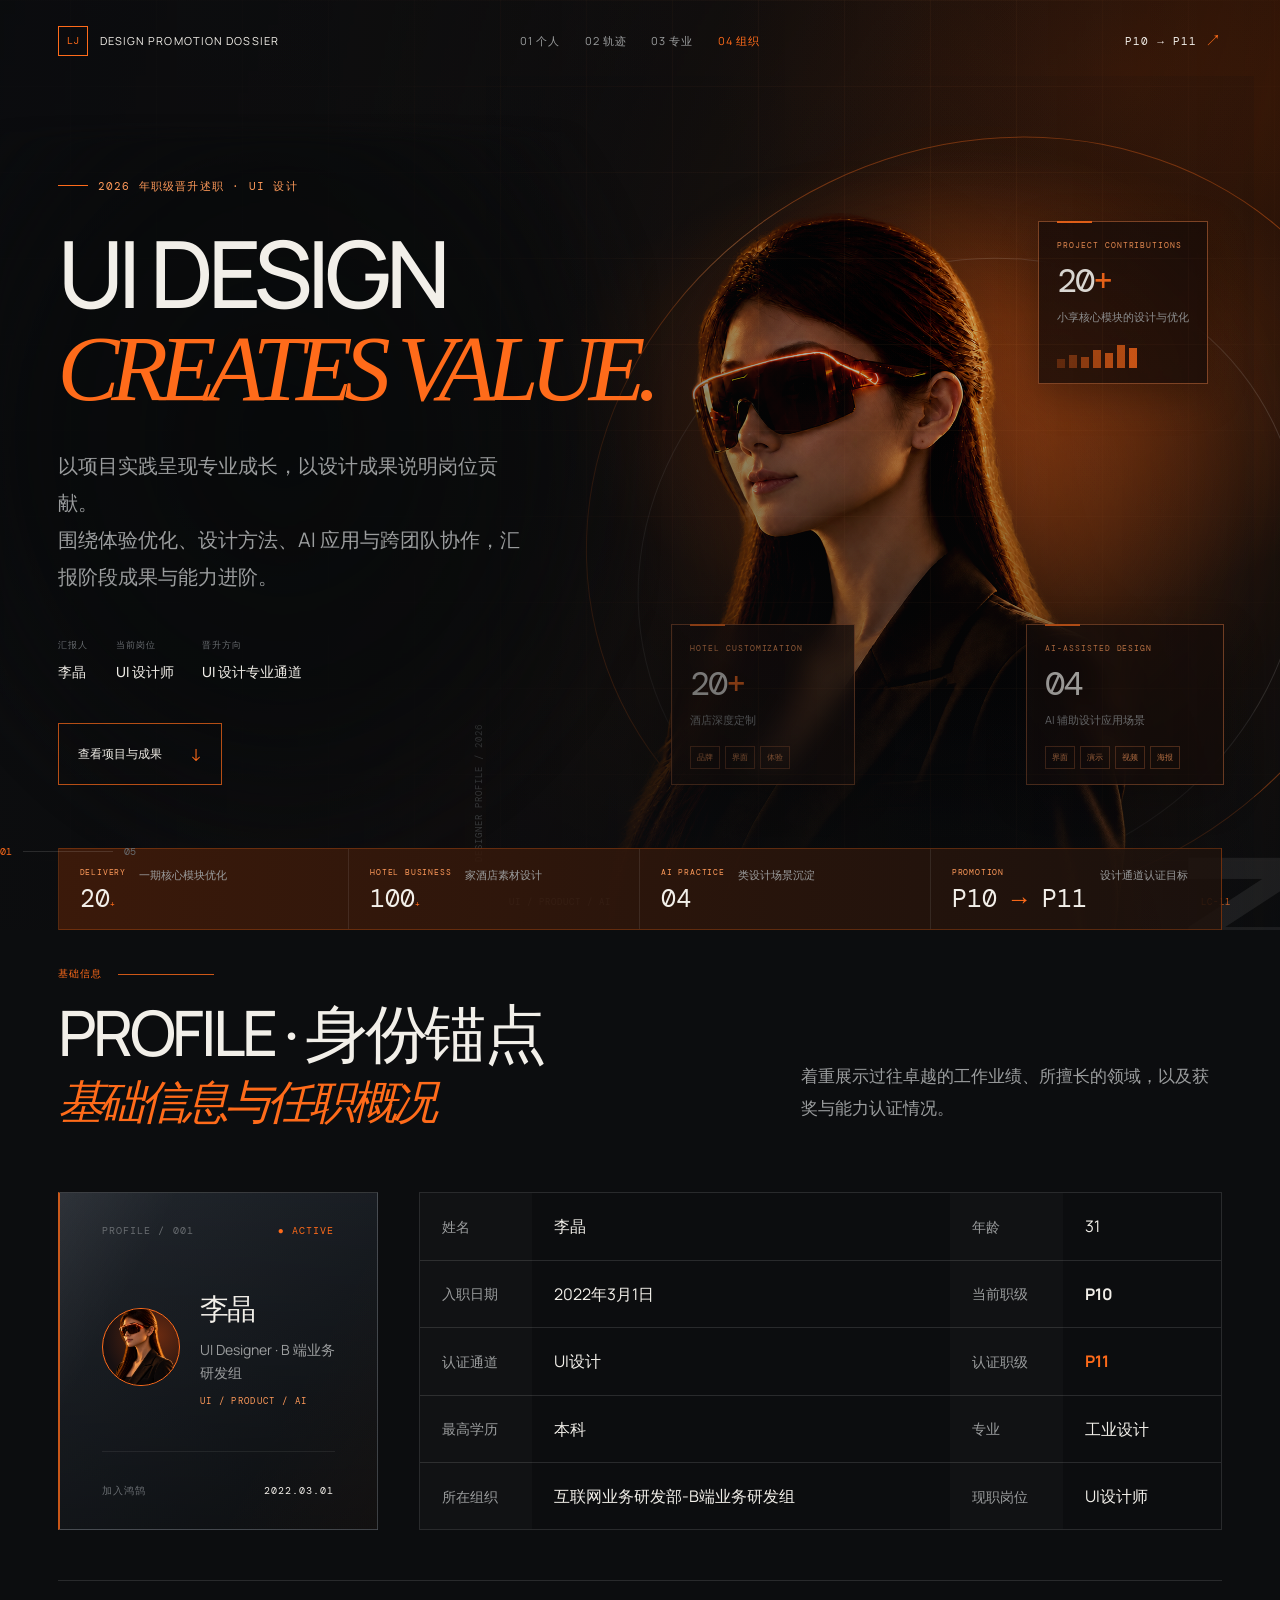
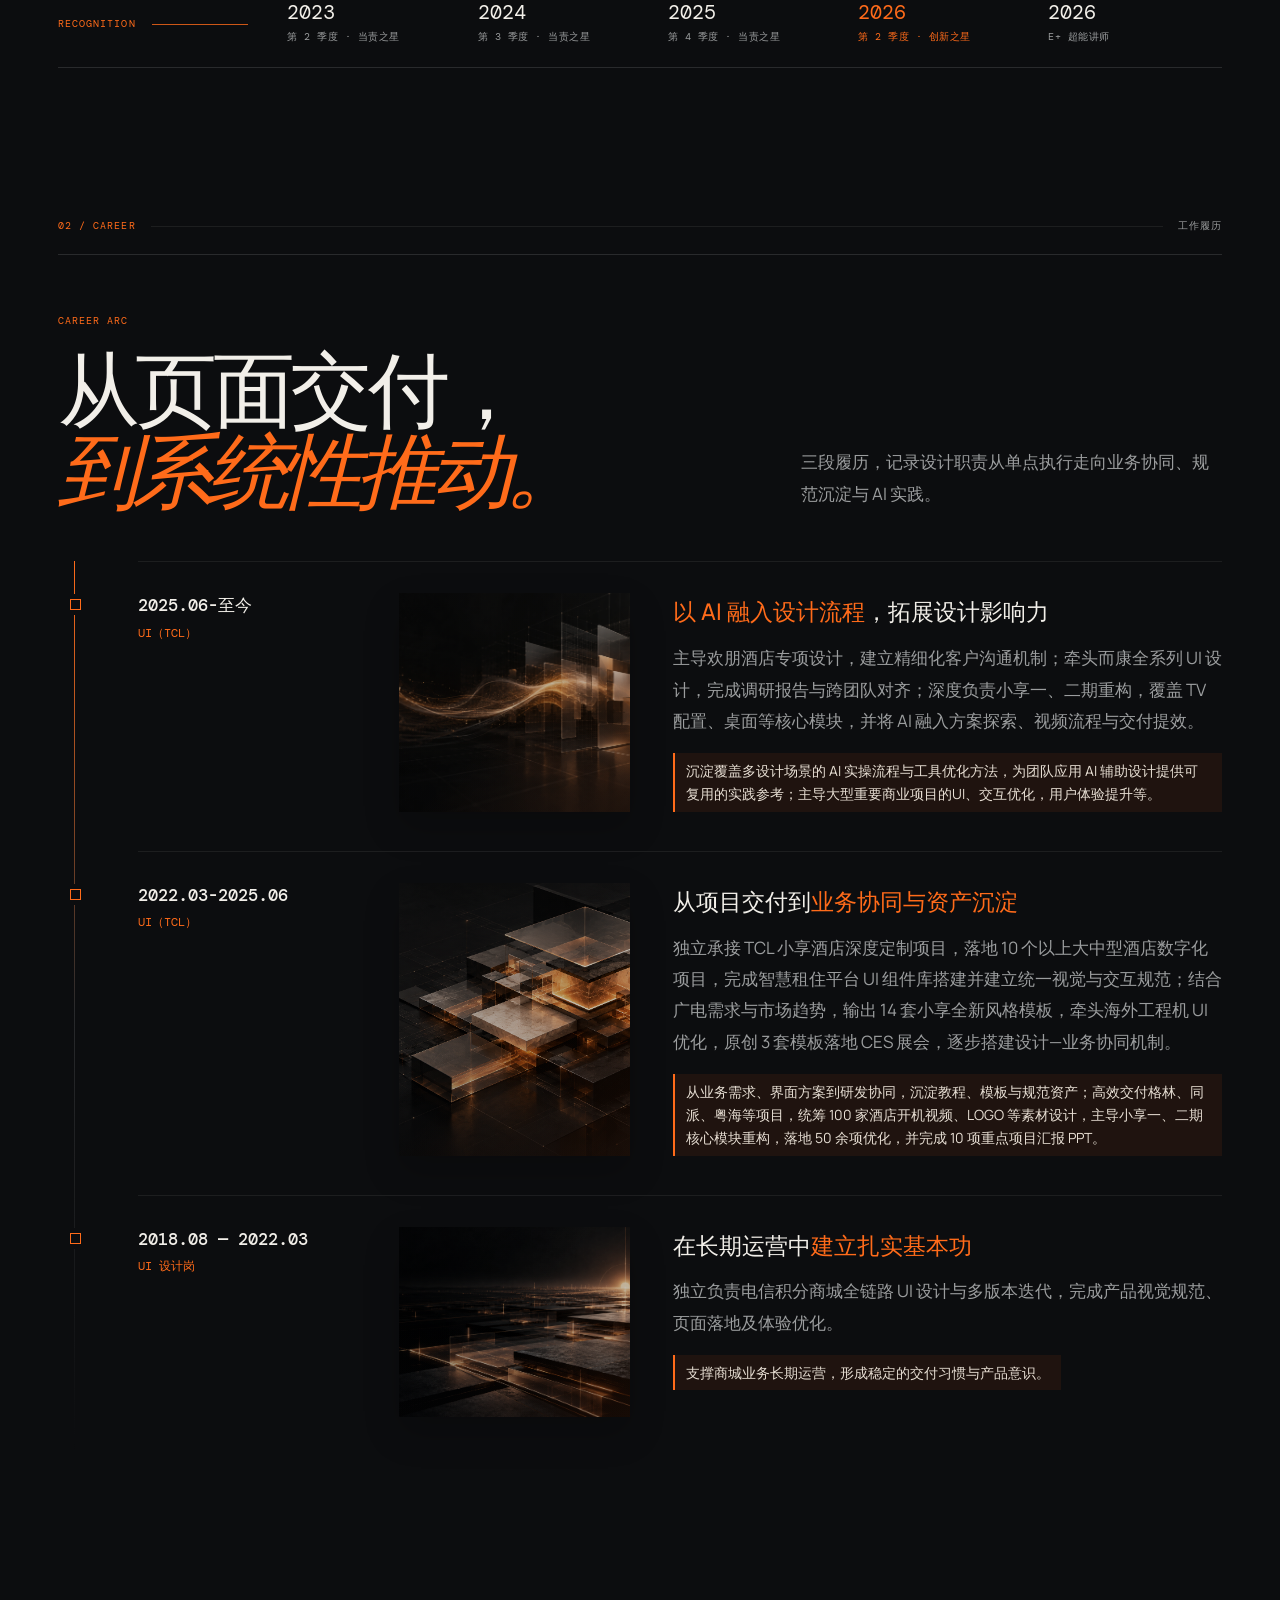
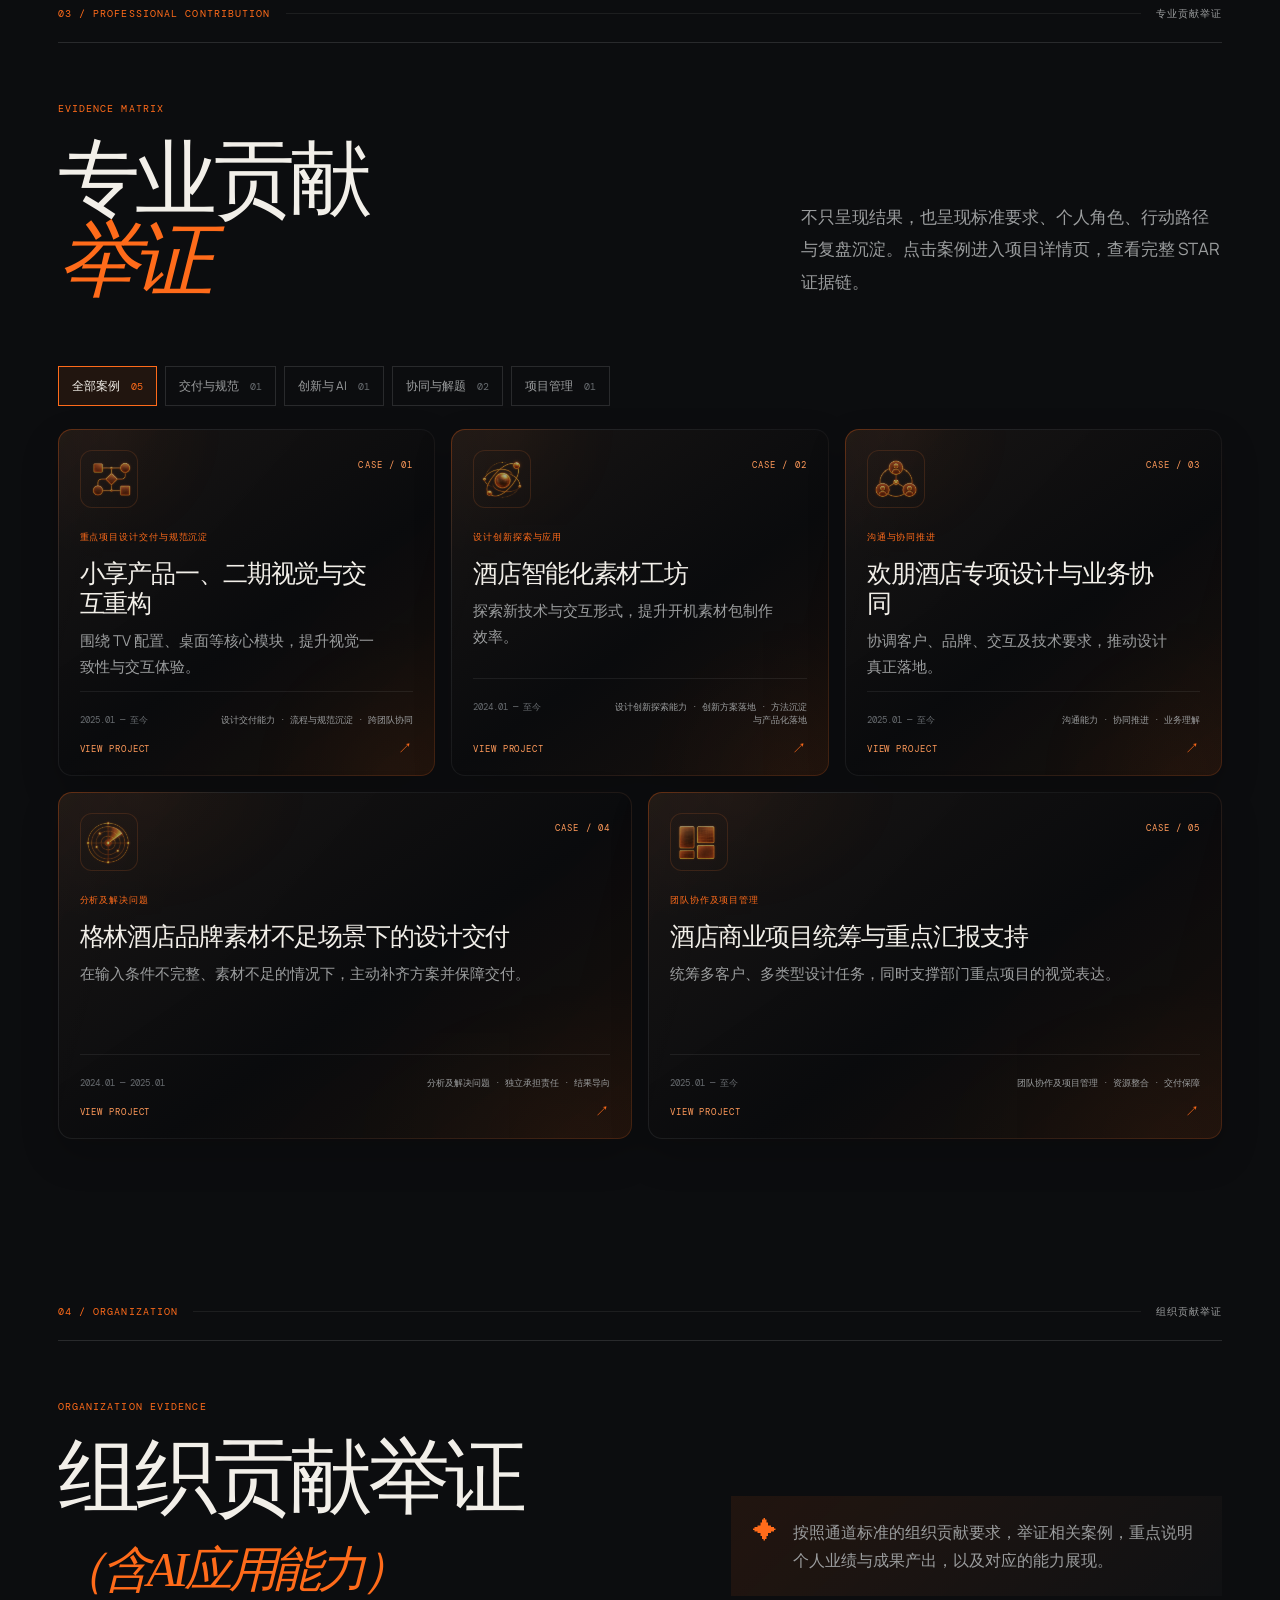
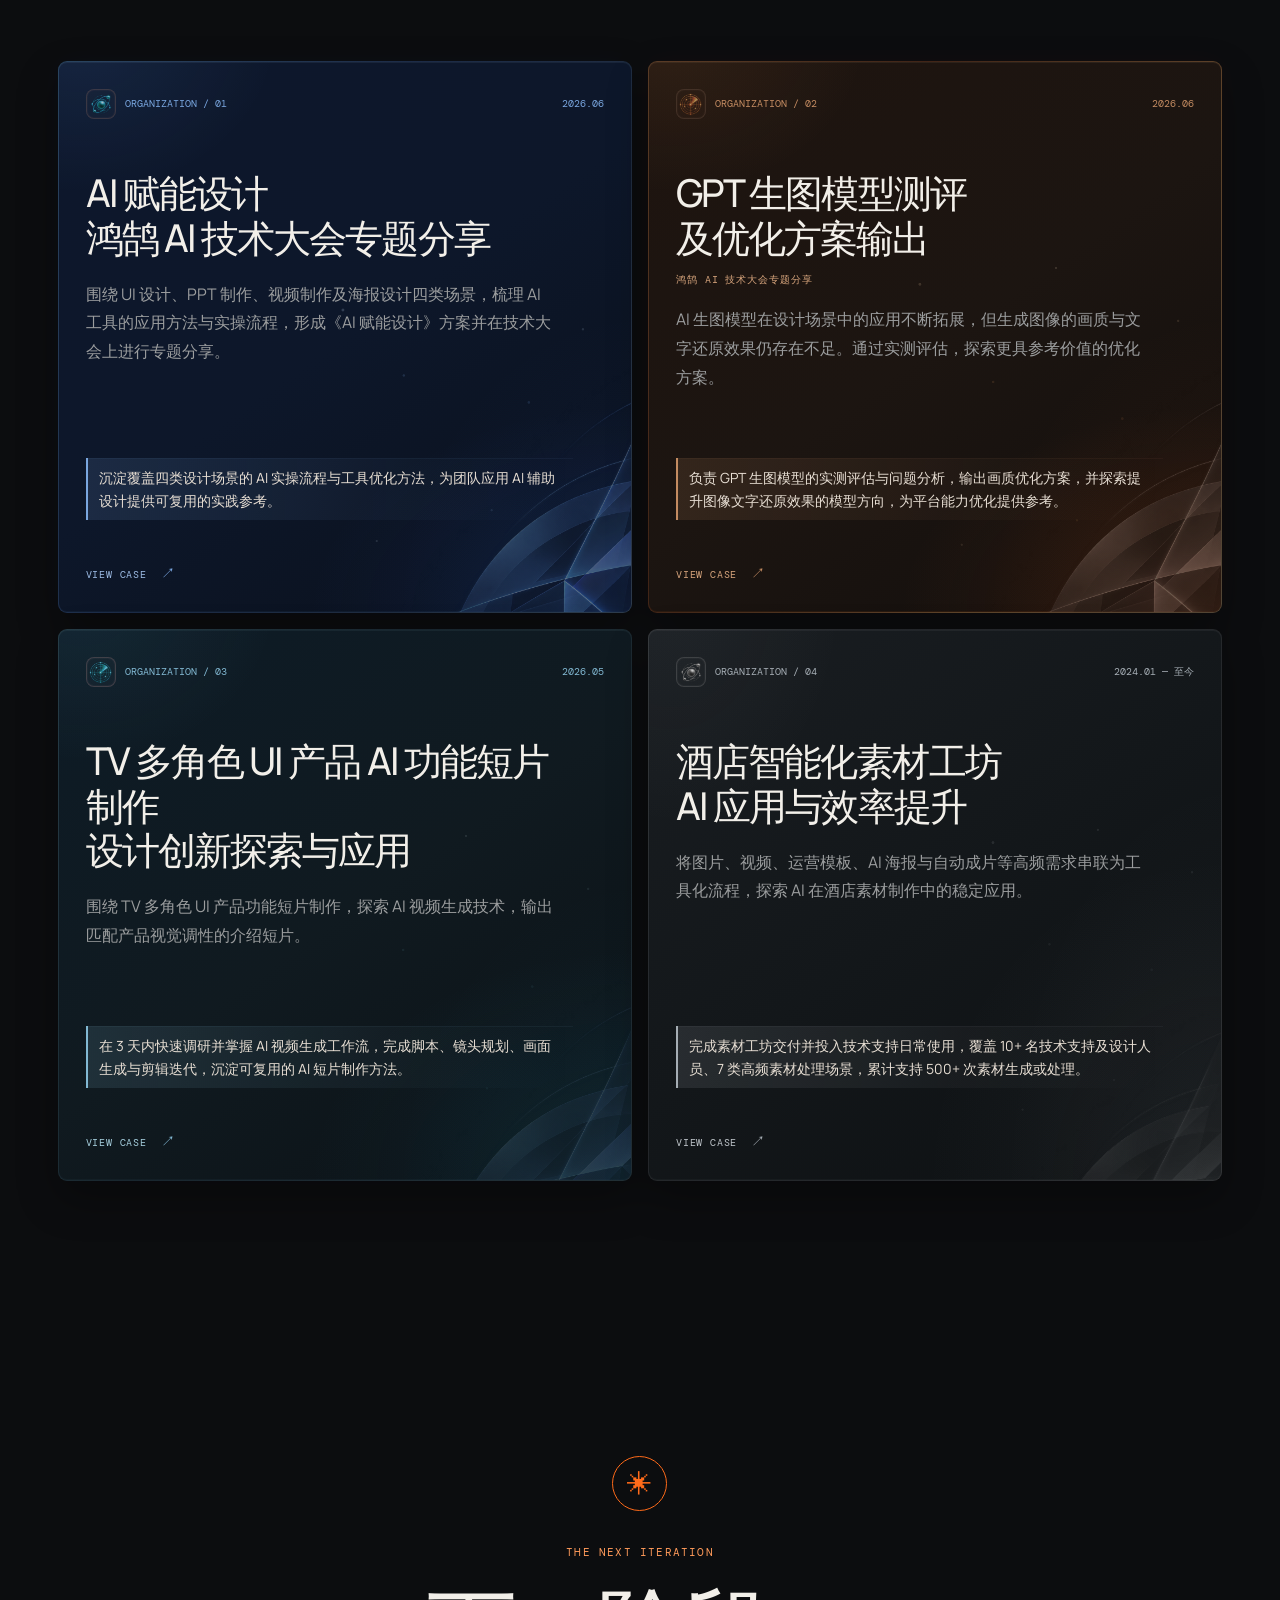
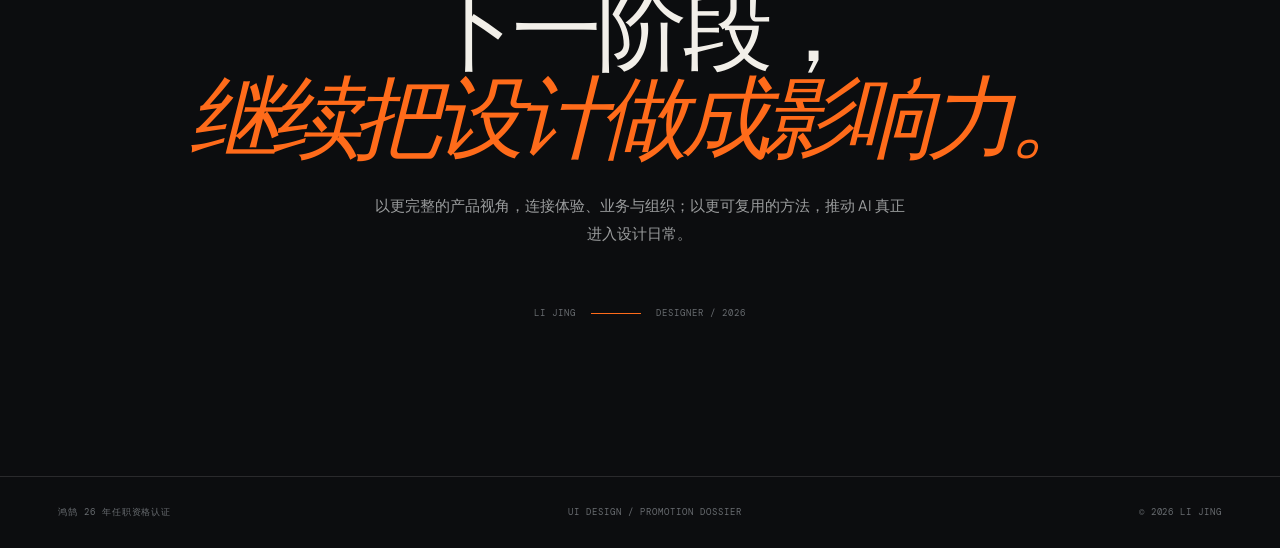
<file: index.html>
<!doctype html>
<html lang="zh-CN">
  <head>
    <meta charset="UTF-8" />
    <meta name="viewport" content="width=device-width, initial-scale=1.0" />
    <meta name="theme-color" content="#0c0d0f" />
    <meta name="description" content="李晶｜UI 设计师晋升资格认证报告，记录设计交付、AI 应用与组织贡献。" />
    <title>李晶 · 设计通道晋升报告</title>
  <link rel="stylesheet" href="./styles.css?v=card-gap-20261021" />
  </head>
  <body>
    <script>if ('serviceWorker' in navigator) window.addEventListener('load', () => navigator.serviceWorker.register('./sw.js', { updateViaCache: 'none' }).catch(() => {}));</script>
    <div class="noise" aria-hidden="true"></div>
    <div class="scroll-progress" aria-hidden="true"><span id="progress-bar"></span></div>

    <header class="site-header">
      <a class="wordmark" href="#top" aria-label="回到顶部">
        <span class="wordmark-mark">LJ</span>
        <span class="wordmark-text">DESIGN PROMOTION DOSSIER</span>
      </a>
      <nav class="top-nav" aria-label="页面导航">
        <a href="#profile">01 个人</a>
        <a href="#career">02 轨迹</a>
        <a href="#proof">03 专业</a>
        <a href="#org">04 组织</a>
      </nav>
      <a class="header-tag" href="#profile">P10 → P11 <span>↗</span></a>
    </header>

    <main id="top">
      <section class="hero section-shell" aria-labelledby="hero-title">
        <div class="hero-copy reveal">
          <p class="eyebrow"><span class="eyebrow-line"></span> 2026 年职级晋升述职 · UI 设计</p>
          <h1 id="hero-title">UI DESIGN<br /><em>CREATES VALUE.</em></h1>
          <p class="hero-lede">以项目实践呈现专业成长，以设计成果说明岗位贡献。<br />围绕体验优化、设计方法、AI 应用与跨团队协作，汇报阶段成果与能力进阶。</p>
          <div class="hero-meta">
            <div><span>汇报人</span><strong>李晶</strong></div>
            <div><span>当前岗位</span><strong>UI 设计师</strong></div>
            <div><span>晋升方向</span><strong>UI 设计专业通道</strong></div>
          </div>
          <a class="primary-cta" href="#proof">查看项目与成果 <span>↓</span></a>
        </div>
        <div class="hero-portrait reveal reveal-delay-2">
          <div class="portrait-orbit orbit-one"></div>
          <div class="portrait-orbit orbit-two"></div>
          <figure>
            <img src="./assets/profile-cutout-lowkey-v2.png" alt="李晶低调琥珀光未来商务风格透明背景肖像" />
            <figcaption><span>UI / PRODUCT / AI</span><b>LC-11</b></figcaption>
          </figure>
          <div class="hero-hud hud-primary" aria-label="项目贡献摘要">
            <span class="hud-label">PROJECT CONTRIBUTIONS</span>
            <strong>20<span>+</span></strong>
            <small>小享核心模块的设计与优化</small>
            <div class="hud-bars"><i></i><i></i><i></i><i></i><i></i><i></i><i></i></div>
          </div>
          <div class="hero-hud hud-secondary" aria-label="AI 辅助设计摘要">
            <span class="hud-label">AI-ASSISTED DESIGN</span>
            <strong>04</strong>
            <small>AI 辅助设计应用场景</small>
            <div class="hud-tags"><b>界面</b><b>演示</b><b>视频</b><b>海报</b></div>
          </div>
          <div class="hero-hud hud-tertiary" aria-label="酒店深度定制摘要">
            <span class="hud-label">HOTEL CUSTOMIZATION</span>
            <strong>20<span>+</span></strong>
            <small>酒店深度定制</small>
            <div class="hud-tags"><b>品牌</b><b>界面</b><b>体验</b></div>
          </div>
          <div class="portrait-note"><span class="dot"></span> DESIGNER PROFILE / 2026</div>
        </div>
        <div class="hero-proof-strip reveal">
          <div><span>DELIVERY</span><strong>20<span>+</span></strong><small>一期核心模块优化</small></div>
          <div><span>HOTEL BUSINESS</span><strong>100<span>+</span></strong><small>家酒店素材设计</small></div>
          <div><span>AI PRACTICE</span><strong>04</strong><small>类设计场景沉淀</small></div>
          <div><span>PROMOTION</span><strong>P10 <i>→</i> P11</strong><small>设计通道认证目标</small></div>
        </div>
        <div class="hero-index" aria-hidden="true"><span>01</span><i></i><span>05</span></div>
      </section>

      <section class="profile-section section-shell" id="profile" aria-labelledby="profile-title">
        <div class="section-kicker"><span>01 / PROFILE</span><i></i><span>个人介绍</span></div>
        <div class="section-heading">
          <div><p class="display-label">基础信息</p><h2 id="profile-title">PROFILE · 身份锚点<br /><em>基础信息与任职概况</em></h2></div>
          <p>着重展示过往卓越的工作业绩、所擅长的领域，以及获奖与能力认证情况。</p>
        </div>
        <div class="profile-layout">
          <div class="profile-card">
            <div class="profile-card-top"><span>PROFILE / 001</span><span class="live-dot">● ACTIVE</span></div>
            <div class="profile-card-main">
              <div class="avatar-small"><img src="./assets/profile-cutout-lowkey-v2.png" alt="李晶低调琥珀光风格头像" /></div>
              <div><h3>李晶</h3><p>UI Designer · B 端业务研发组</p><small>UI / PRODUCT / AI</small></div>
            </div>
            <div class="profile-card-divider"></div>
            <div class="profile-card-foot"><span>加入鸿鹄</span><strong>2022.03.01</strong></div>
          </div>
          <div class="profile-table-wrap">
            <table class="profile-table">
              <tbody>
                <tr><th>姓名</th><td>李晶</td><th>年龄</th><td>31</td></tr>
                <tr><th>入职日期</th><td>2022年3月1日</td><th>当前职级</th><td><b>P10</b></td></tr>
                <tr><th>认证通道</th><td>UI设计</td><th>认证职级</th><td><b class="accent-text">P11</b></td></tr>
                <tr><th>最高学历</th><td>本科</td><th>专业</th><td>工业设计</td></tr>
                <tr><th>所在组织</th><td>互联网业务研发部-B端业务研发组</td><th>现职岗位</th><td>UI设计师</td></tr>
              </tbody>
            </table>
          </div>
        </div>
        <div class="recognition-strip">
          <span class="display-label">RECOGNITION</span>
          <div class="recognition-items" aria-label="季度荣誉">
            <span class="recognition-item"><strong>2023</strong><small>第 2 季度 · 当责之星</small></span>
            <span class="recognition-item"><strong>2024</strong><small>第 3 季度 · 当责之星</small></span>
            <span class="recognition-item"><strong>2025</strong><small>第 4 季度 · 当责之星</small></span>
            <span class="recognition-item is-innovation"><strong>2026</strong><small>第 2 季度 · 创新之星</small></span>
            <span class="recognition-item"><strong>2026</strong><small>E+ 超能讲师</small></span>
          </div>
        </div>
      </section>

      <section class="career-section section-shell" id="career" aria-labelledby="career-title">
        <div class="section-kicker"><span>02 / CAREER</span><i></i><span>工作履历</span></div>
        <div class="section-heading career-heading"><div><p class="display-label">CAREER ARC</p><h2 id="career-title">从页面交付，<br /><em>到系统性推动。</em></h2></div><p>三段履历，记录设计职责从单点执行走向业务协同、规范沉淀与 AI 实践。</p></div>
        <div class="timeline" id="career-timeline"></div>
      </section>

      <section class="proof-section section-shell" id="proof" aria-labelledby="proof-title">
        <div class="section-kicker"><span>03 / PROFESSIONAL CONTRIBUTION</span><i></i><span>专业贡献举证</span></div>
        <div class="section-heading proof-heading"><div><p class="display-label">EVIDENCE MATRIX</p><h2 id="proof-title">专业贡献<br /><em>举证</em></h2></div><p>不只呈现结果，也呈现标准要求、个人角色、行动路径与复盘沉淀。点击案例进入项目详情页，查看完整 STAR 证据链。</p></div>
        <div class="filter-bar" role="tablist" aria-label="举证类型筛选"><button class="filter-btn is-active" data-filter="all">全部案例 <span>05</span></button><button class="filter-btn" data-filter="delivery">交付与规范 <span>01</span></button><button class="filter-btn" data-filter="innovation">创新与 AI <span>01</span></button><button class="filter-btn" data-filter="collab">协同与解题 <span>02</span></button><button class="filter-btn" data-filter="management">项目管理 <span>01</span></button></div>
        <div id="professional-cases" class="case-list"></div>
      </section>

      <section class="org-section section-shell" id="org" aria-labelledby="org-title">
        <div class="section-kicker"><span>04 / ORGANIZATION</span><i></i><span>组织贡献举证</span></div>
        <div class="org-intro"><div><p class="display-label">ORGANIZATION EVIDENCE</p><h2 id="org-title">组织贡献举证<br /><em>（含AI应用能力）</em></h2></div><div class="org-callout"><span>✦</span><p>按照通道标准的组织贡献要求，举证相关案例，重点说明个人业绩与成果产出，以及对应的能力展现。</p></div></div>
        <div id="org-cases" class="org-cases"></div>
      </section>

      <section class="closing-section section-shell" aria-labelledby="closing-title">
        <div class="closing-mark">✳</div>
        <p class="eyebrow">THE NEXT ITERATION</p>
        <h2 id="closing-title">下一阶段，<br /><em>继续把设计做成影响力。</em></h2>
        <p>以更完整的产品视角，连接体验、业务与组织；以更可复用的方法，推动 AI 真正进入设计日常。</p>
        <div class="closing-signature"><span>LI JING</span><i></i><span>DESIGNER / 2026</span></div>
      </section>
    </main>

    <footer class="site-footer"><span>鸿鹄 26 年任职资格认证</span><span>UI DESIGN / PROMOTION DOSSIER</span><span>© 2026 LI JING</span></footer>

    <dialog id="media-dialog" class="media-dialog">
      <button class="dialog-close" aria-label="关闭预览">×</button>
      <div class="dialog-media"></div>
      <p class="dialog-caption"></p>
    </dialog>
    <script src="./app.js?v=org-case-add-20261016"></script>
  </body>
</html>
</file>
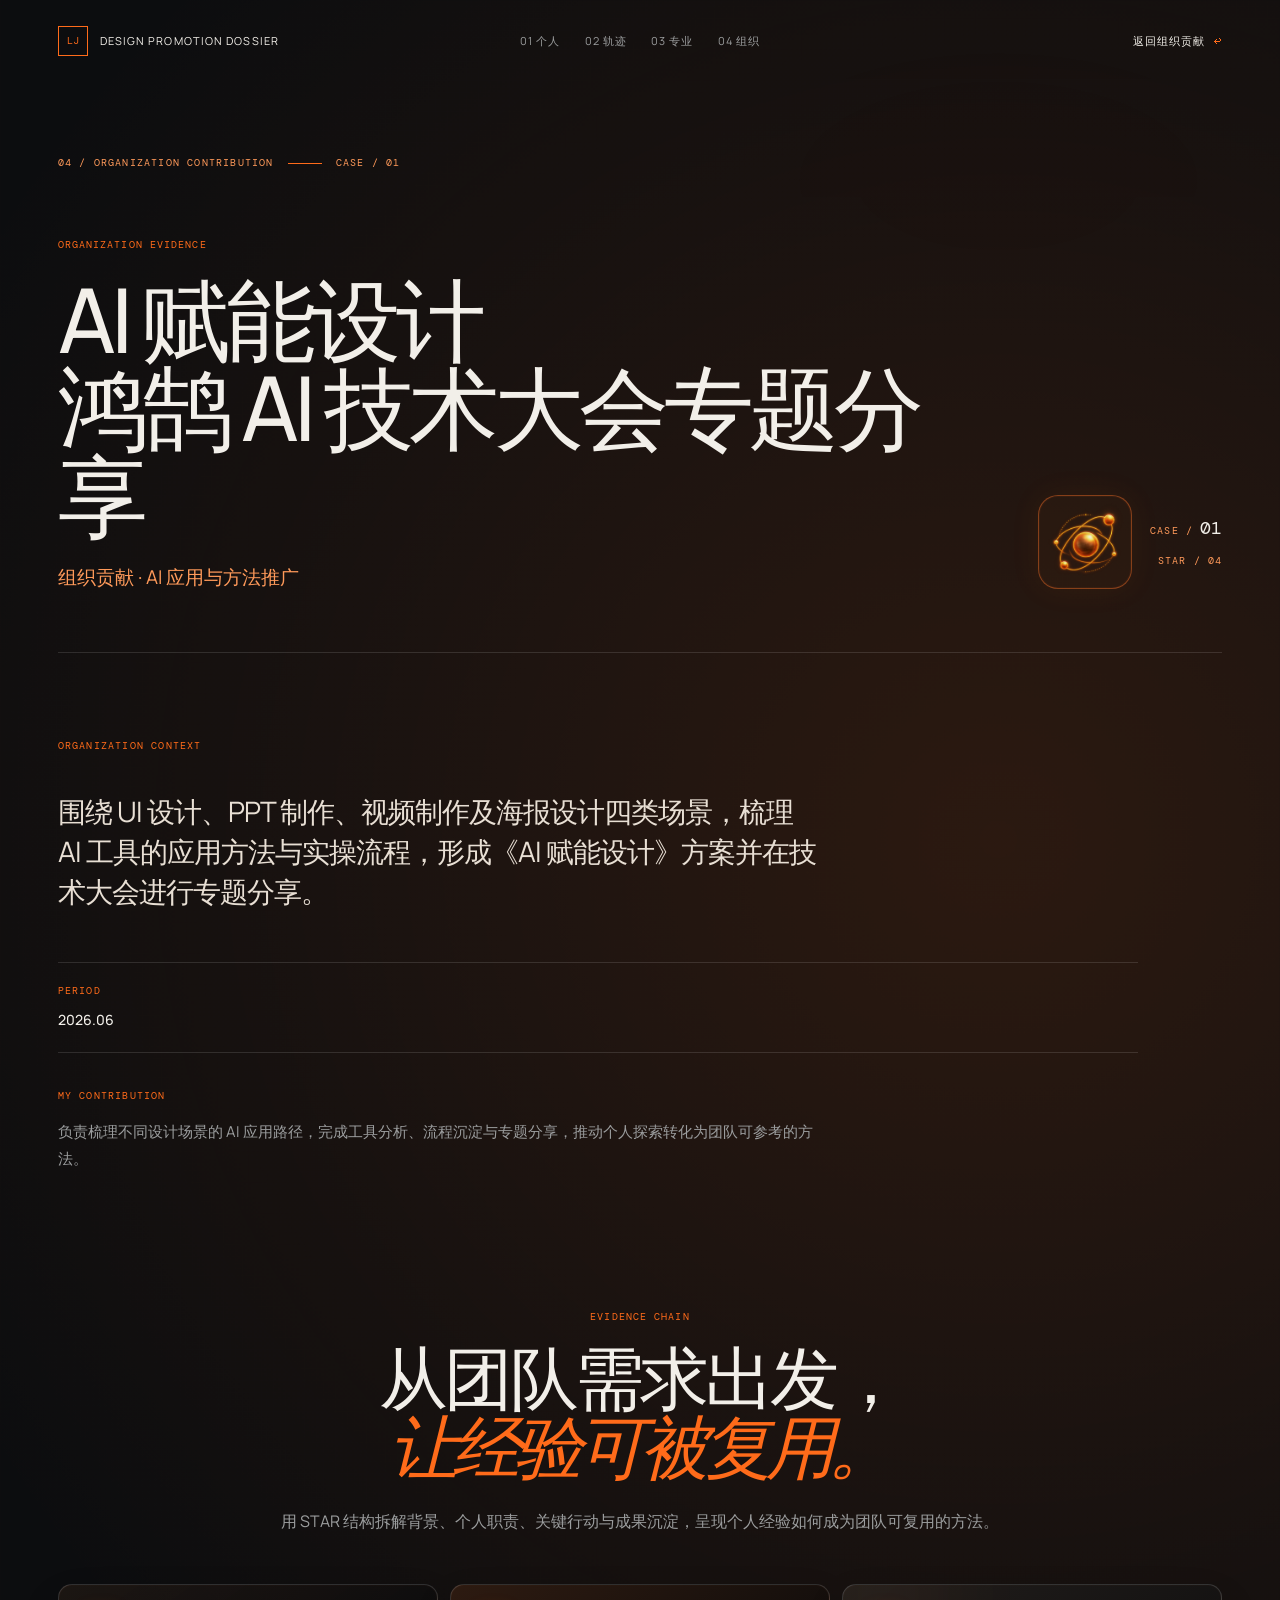
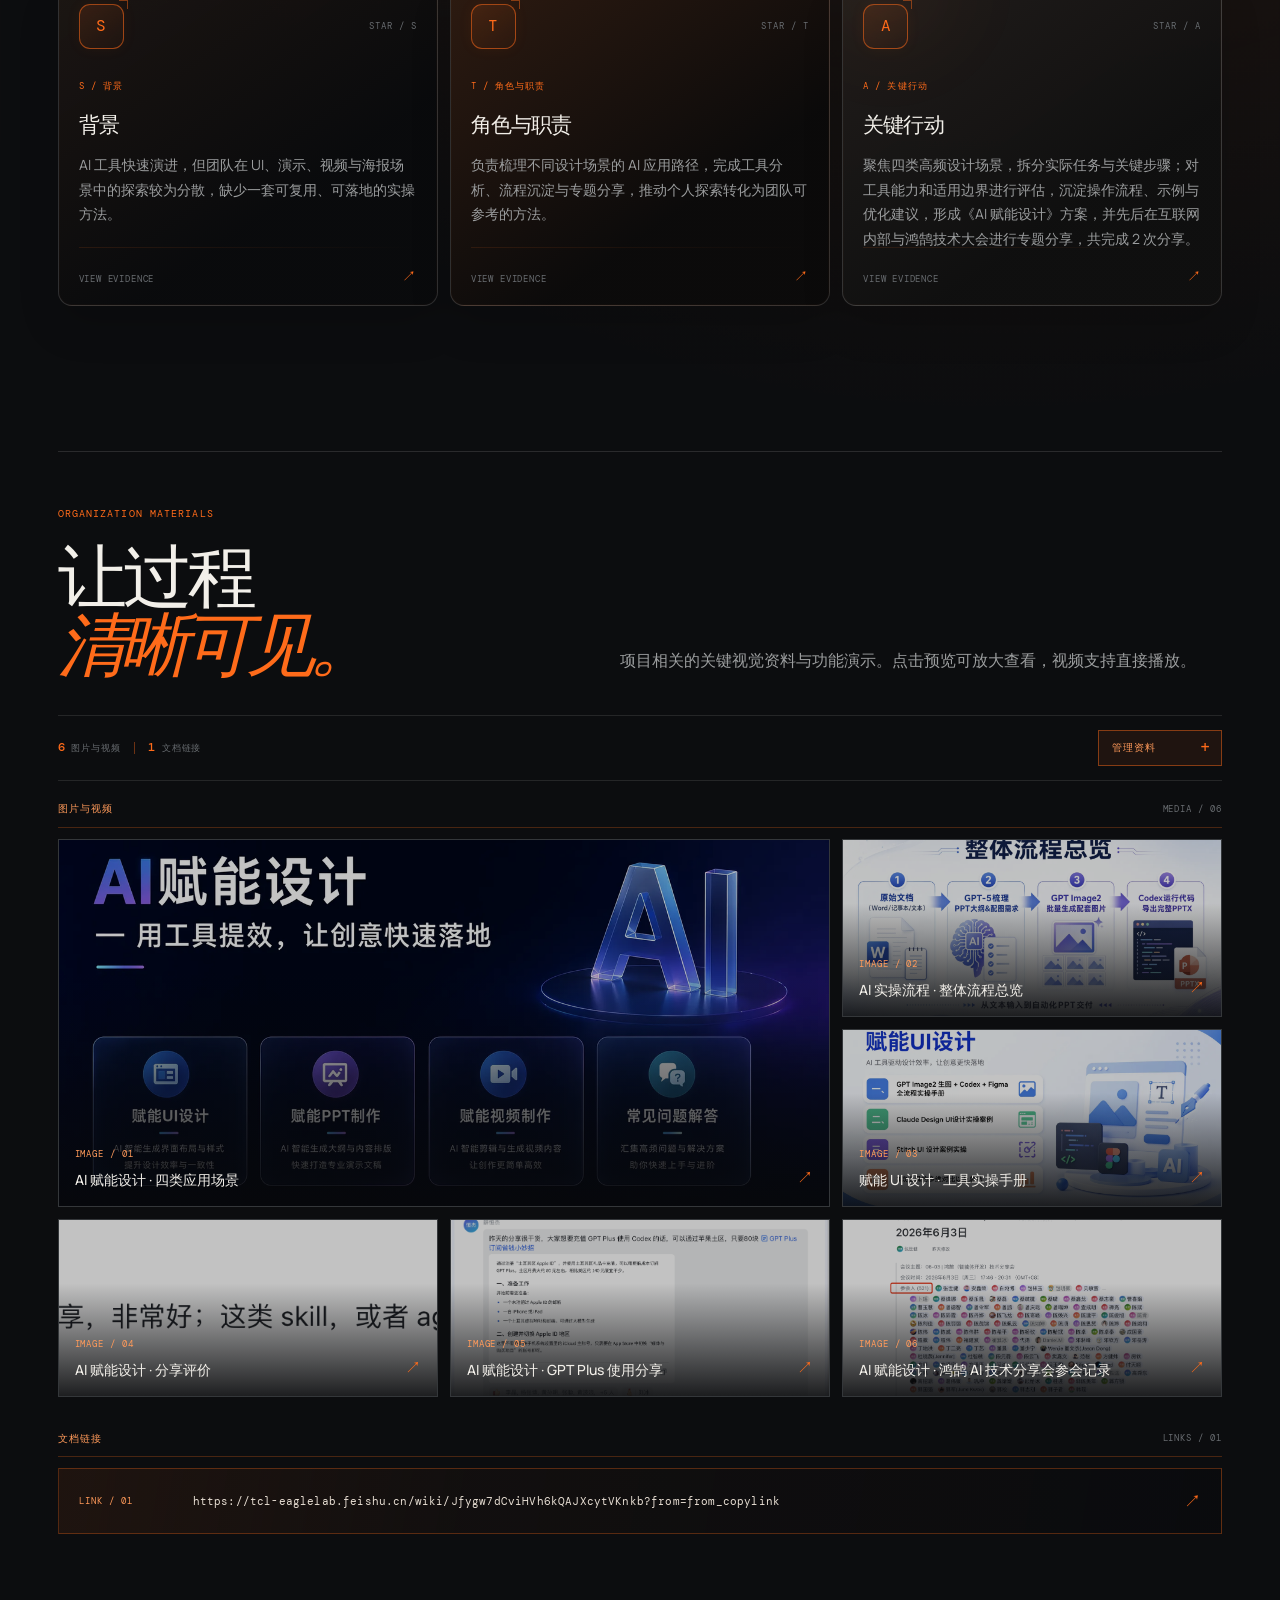
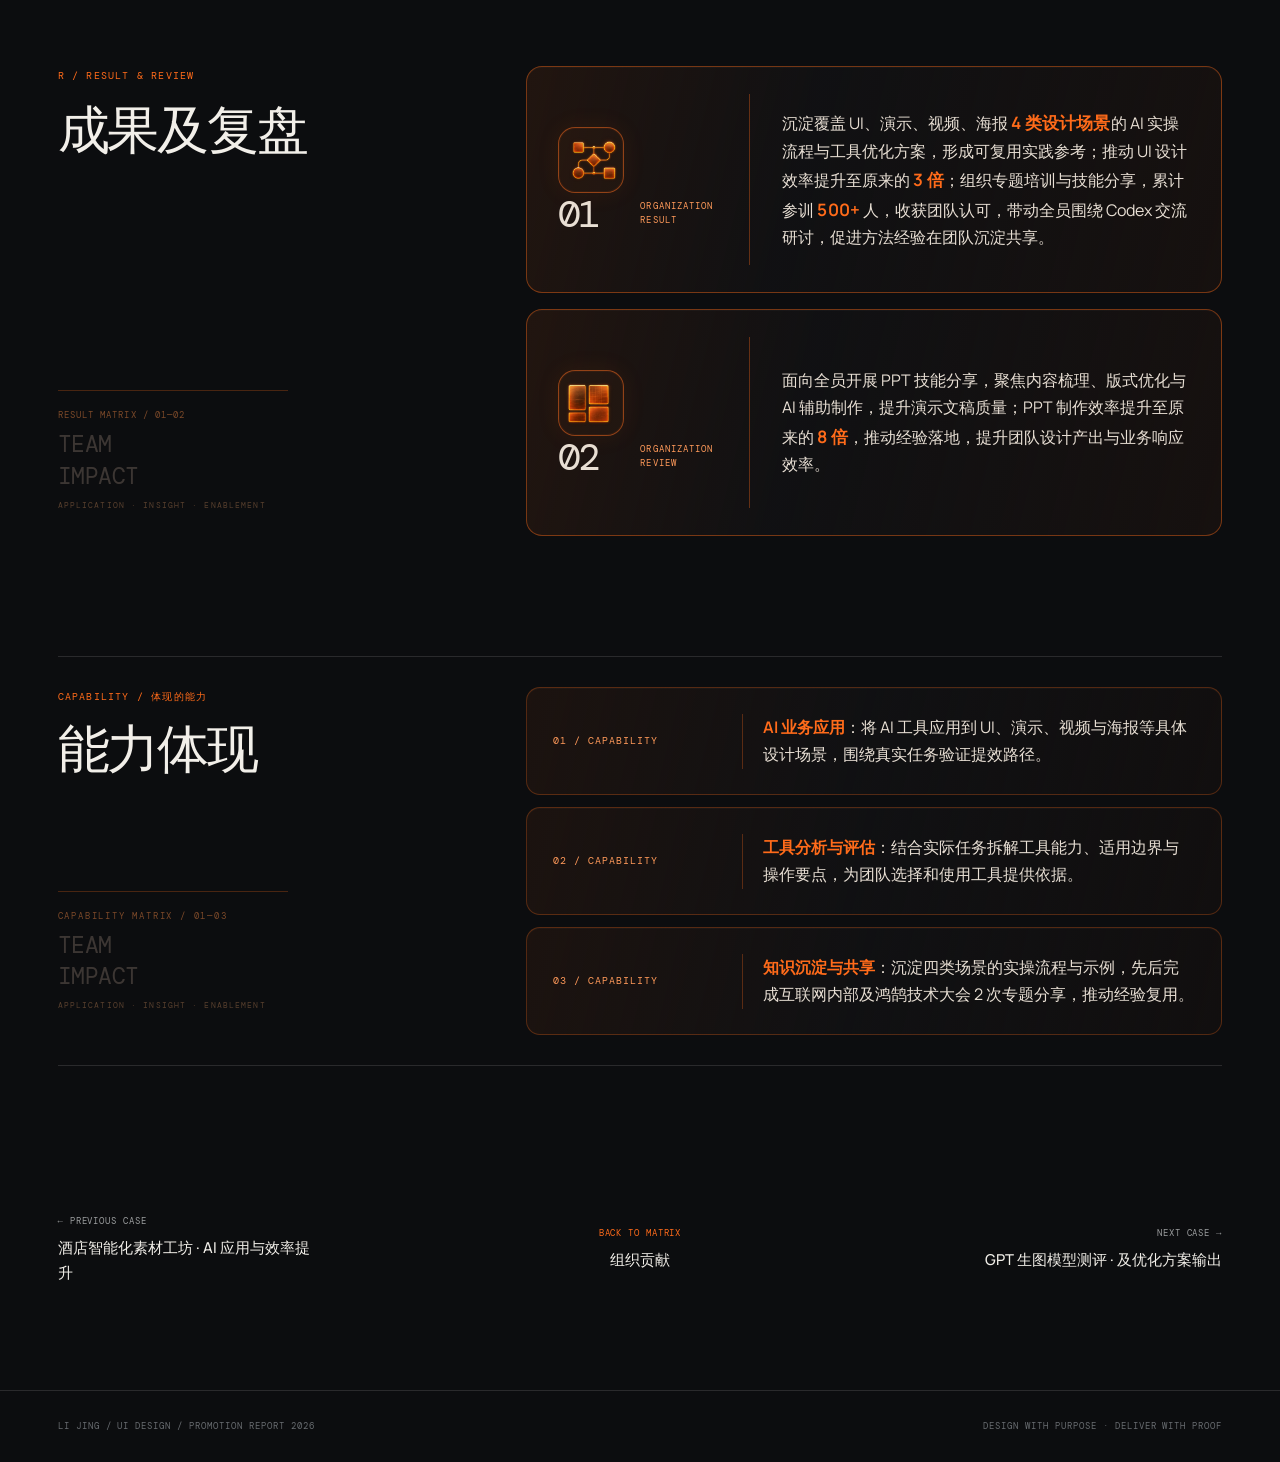
<file: organization.html>
<!doctype html>
<html lang="zh-CN">
  <head>
    <meta charset="utf-8" />
    <meta name="viewport" content="width=device-width, initial-scale=1" />
    <meta name="theme-color" content="#0c0d0f" />
    <title>组织贡献 · 设计晋升报告</title>
  <link rel="stylesheet" href="./styles.css?v=hero-title-scale-20261015" />
    <link rel="stylesheet" href="./project.css?v=capability-size-20261020" />
  </head>
  <body class="project-body organization-body">
    <script>if ('serviceWorker' in navigator) window.addEventListener('load', () => navigator.serviceWorker.register('./sw.js', { updateViaCache: 'none' }).catch(() => {}));</script>
    <div class="noise" aria-hidden="true"></div>
    <div class="scroll-progress" aria-hidden="true"><span id="progress-bar"></span></div>

    <header class="site-header">
      <a class="wordmark" href="./index.html#top" aria-label="返回报告首页">
        <span class="wordmark-mark">LJ</span>
        <span class="wordmark-text">DESIGN PROMOTION DOSSIER</span>
      </a>
      <nav class="top-nav project-nav" aria-label="组织贡献页导航">
        <a href="./index.html#profile">01 个人</a>
        <a href="./index.html#career">02 轨迹</a>
        <a href="./index.html#proof">03 专业</a>
        <a href="./index.html#org">04 组织</a>
      </nav>
      <a class="header-tag" href="./index.html#org">返回组织贡献 <span>↩</span></a>
    </header>

    <main class="project-page" id="organization-page">
      <div class="project-shell">
        <div class="project-breadcrumb"><span>04 / ORGANIZATION CONTRIBUTION</span><i></i><span id="organization-breadcrumb-case">CASE / 01</span></div>

        <section class="project-intro" aria-labelledby="organization-title">
          <div class="project-intro-copy">
            <p class="display-label">ORGANIZATION EVIDENCE</p>
            <h1 id="organization-title">组织贡献</h1>
            <p class="project-standard" id="organization-standard"></p>
          </div>
          <div class="project-intro-index" aria-label="组织贡献案例信息">
            <span class="project-hero-icon" id="organization-hero-icon" aria-hidden="true"></span>
            <div class="project-intro-index-meta"><span>CASE / <b id="organization-number">01</b></span><small>STAR / 04</small></div>
          </div>
        </section>

        <section class="project-hero" aria-label="组织贡献概览">
          <div class="project-summary-panel">
            <p class="project-kicker">ORGANIZATION CONTEXT</p>
            <p class="project-summary" id="organization-summary"></p>
            <div class="project-meta-grid">
              <div><span>PERIOD</span><strong id="organization-time"></strong></div>
            </div>
            <div class="project-statement"><span>MY CONTRIBUTION</span><p id="organization-contribution"></p></div>
          </div>
        </section>

        <section class="project-evidence" aria-labelledby="organization-evidence-title">
          <div class="project-section-head">
            <div><p class="display-label">EVIDENCE CHAIN</p><h2 id="organization-evidence-title">从团队需求出发，<br /><em>让经验可被复用。</em></h2></div>
            <p>用 STAR 结构拆解背景、个人职责、关键行动与成果沉淀，呈现个人经验如何成为团队可复用的方法。</p>
          </div>
          <div class="star-cards" id="organization-star-cards"></div>
        </section>

        <section class="project-gallery" aria-labelledby="organization-gallery-title">
          <div class="project-gallery-head">
            <div>
              <p class="display-label">ORGANIZATION MATERIALS</p>
              <h2 id="organization-gallery-title">让过程<br /><em>清晰可见。</em></h2>
            </div>
            <p>项目相关的关键视觉资料与功能演示。点击预览可放大查看，视频支持直接播放。</p>
          </div>
          <div class="project-gallery-tools">
            <p class="project-gallery-summary"><span><b data-material-media-count>0</b> 图片与视频</span><i></i><span><b data-material-link-count>0</b> 文档链接</span></p>
            <button class="material-manager-toggle" type="button" data-material-manager-toggle aria-expanded="false" aria-controls="organization-material-manager"><span data-material-manager-label>管理资料</span><b>+</b></button>
          </div>
          <section class="project-material-manager" id="organization-material-manager" data-material-manager hidden aria-label="组织贡献资料管理">
            <div class="project-material-manager-intro"><p class="display-label">MATERIAL MANAGER</p><h3>更新项目<br /><em>过程资料。</em></h3><p>图片、视频与文档链接分开保存。修改仅保存在当前浏览器，可随时恢复预设资料。</p></div>
            <div class="project-material-manager-forms">
              <form class="project-material-form" data-material-file-form>
                <p>图片 / 视频</p>
                <label class="material-file-picker"><input type="file" accept="image/*,video/*" data-material-file-input /><span>选择本地文件</span><b>＋</b></label>
                <input type="text" data-material-file-title placeholder="资料名称（可选）" maxlength="80" />
                <button type="submit">上传图片或视频 <b>↗</b></button>
              </form>
              <form class="project-material-form" data-material-link-form>
                <p>文档链接</p>
                <input type="text" data-material-link-title placeholder="链接名称（可选）" maxlength="80" />
                <input type="url" data-material-link-url placeholder="https://…" inputmode="url" required />
                <button type="submit">添加文档链接 <b>↗</b></button>
              </form>
              <div class="project-material-manager-foot"><p data-material-message aria-live="polite">在“管理资料”状态下，点击任意资料右上角即可删除。</p><button type="button" data-material-reset>恢复预设资料</button></div>
            </div>
          </section>
          <div class="project-material-groups" id="organization-gallery"></div>
          <article class="project-gallery-result" id="organization-gallery-result" aria-labelledby="organization-result-title">
            <div class="project-result-aside">
              <span>R / RESULT &amp; REVIEW</span>
              <h3 id="organization-result-title">成果及复盘</h3>
              <p class="project-result-decoration" aria-hidden="true"><span>RESULT MATRIX / 01—02</span><b>TEAM<br />IMPACT</b><small>APPLICATION · INSIGHT · ENABLEMENT</small></p>
            </div>
            <div class="project-result-copy" id="organization-result-copy"></div>
          </article>
          <div class="project-result-capability" id="organization-result-capability" aria-labelledby="organization-result-capability-label">
            <div class="project-capability-aside">
              <span>CAPABILITY / 体现的能力</span>
              <h3 id="organization-result-capability-label">能力体现</h3>
              <p class="project-capability-decoration" aria-hidden="true"><span>CAPABILITY MATRIX / 01—03</span><b>TEAM<br />IMPACT</b><small>APPLICATION · INSIGHT · ENABLEMENT</small></p>
            </div>
            <div class="project-capability-copy" id="organization-capability"></div>
          </div>
        </section>

        <nav class="project-pagination" aria-label="切换组织贡献案例">
          <a id="organization-prev" href="#"><span>← PREVIOUS CASE</span><strong></strong></a>
          <a href="./index.html#org"><span>BACK TO MATRIX</span><strong>组织贡献</strong></a>
          <a id="organization-next" href="#"><span>NEXT CASE →</span><strong></strong></a>
        </nav>
      </div>
    </main>

    <dialog id="organization-media-dialog" class="media-dialog">
      <button id="organization-media-close" class="dialog-close" aria-label="关闭预览">×</button>
      <div class="dialog-media"></div>
      <p class="dialog-caption"></p>
    </dialog>

    <footer class="site-footer"><span>LI JING / UI DESIGN / PROMOTION REPORT 2026</span><span>DESIGN WITH PURPOSE · DELIVER WITH PROOF</span></footer>
    <script src="./materials-manager.js?v=cleanup-missing-uploads-20261016"></script>
    <script src="./organization.js?v=update-efficiency-multiples-20261027"></script>
  </body>
</html>
</file>
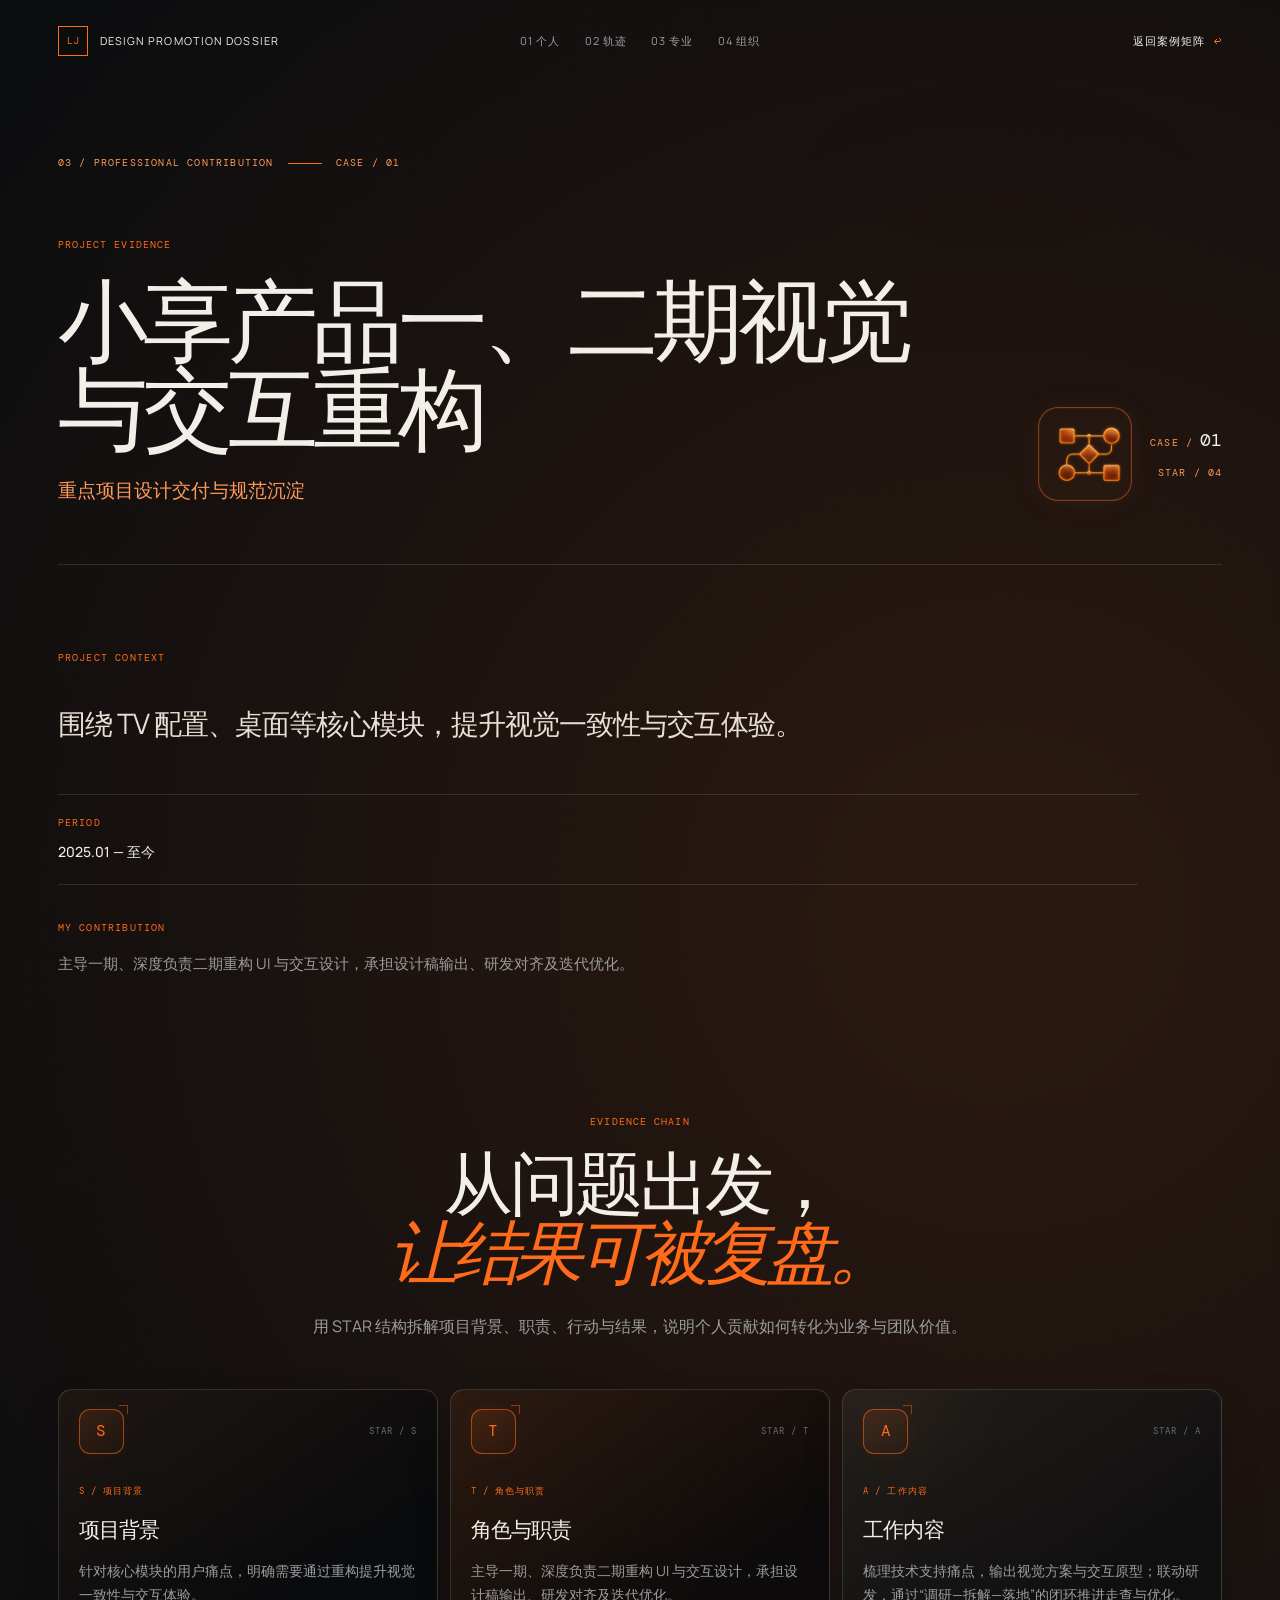
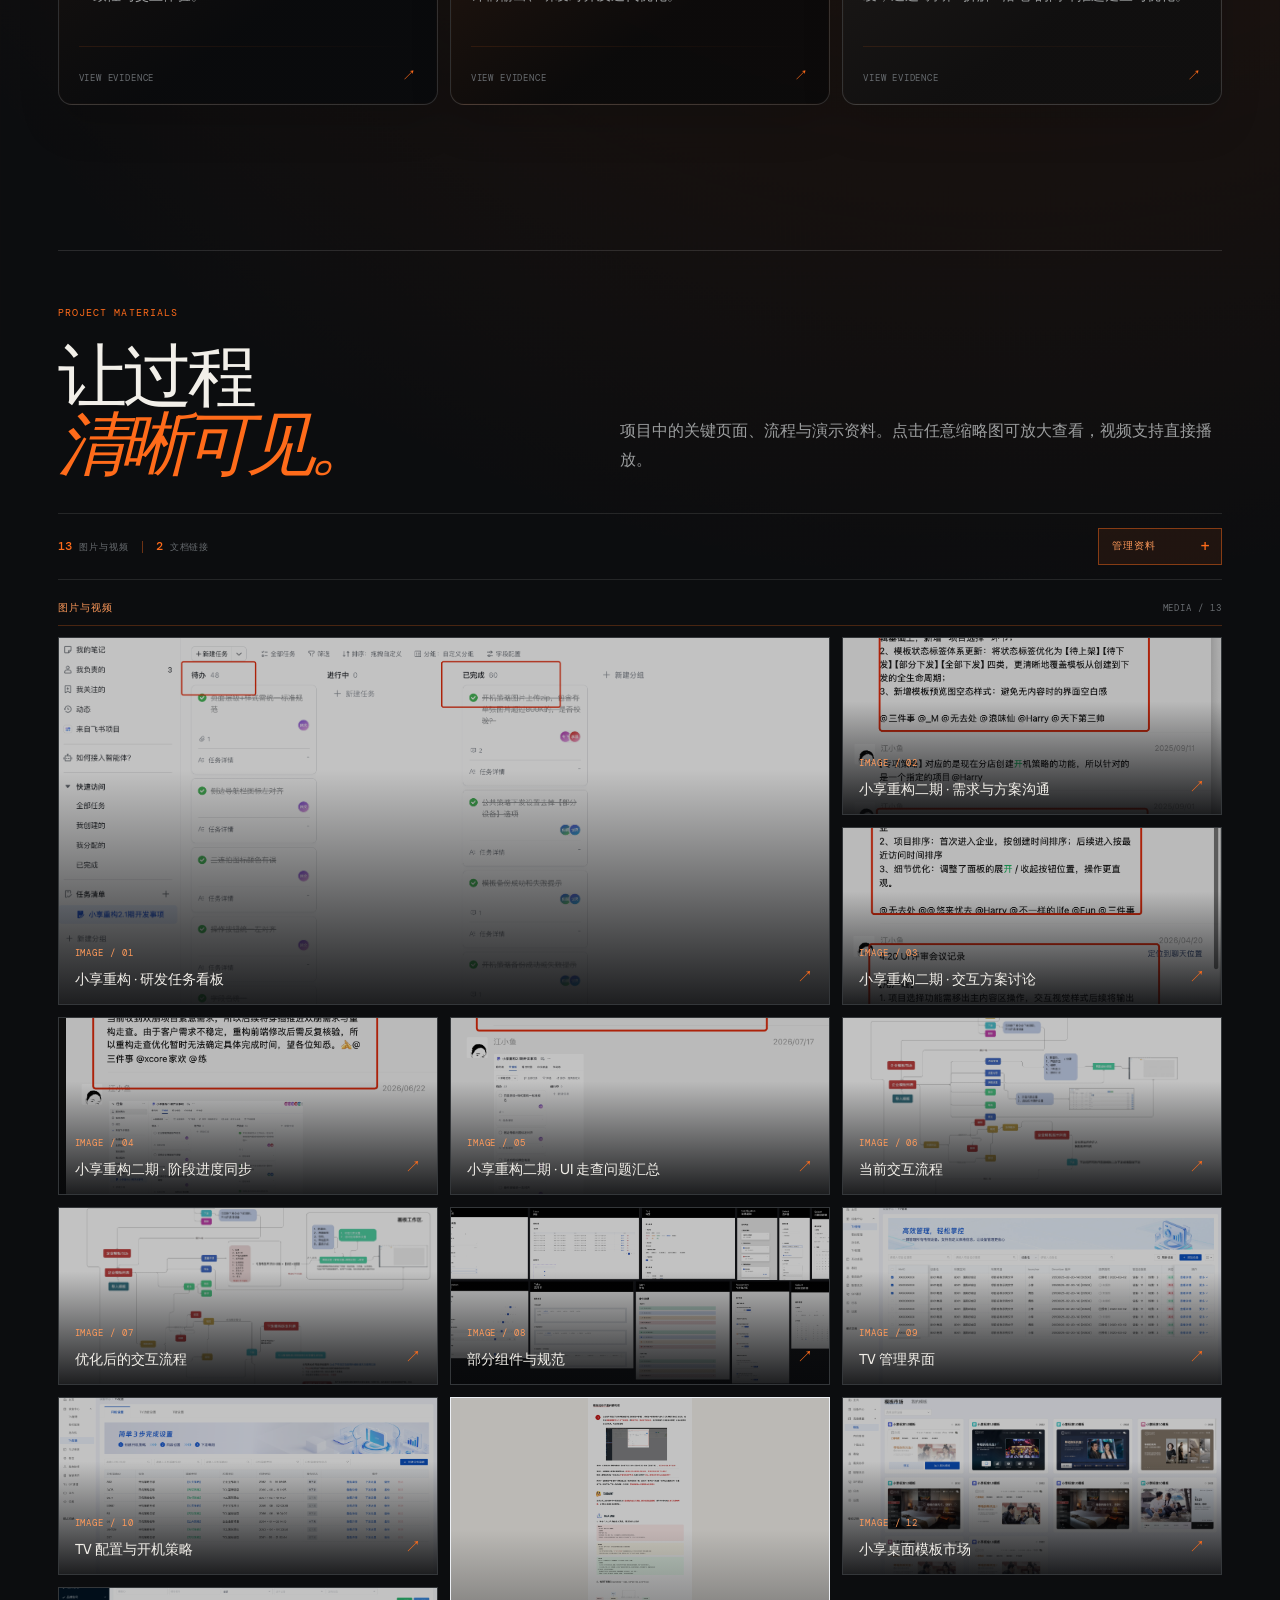
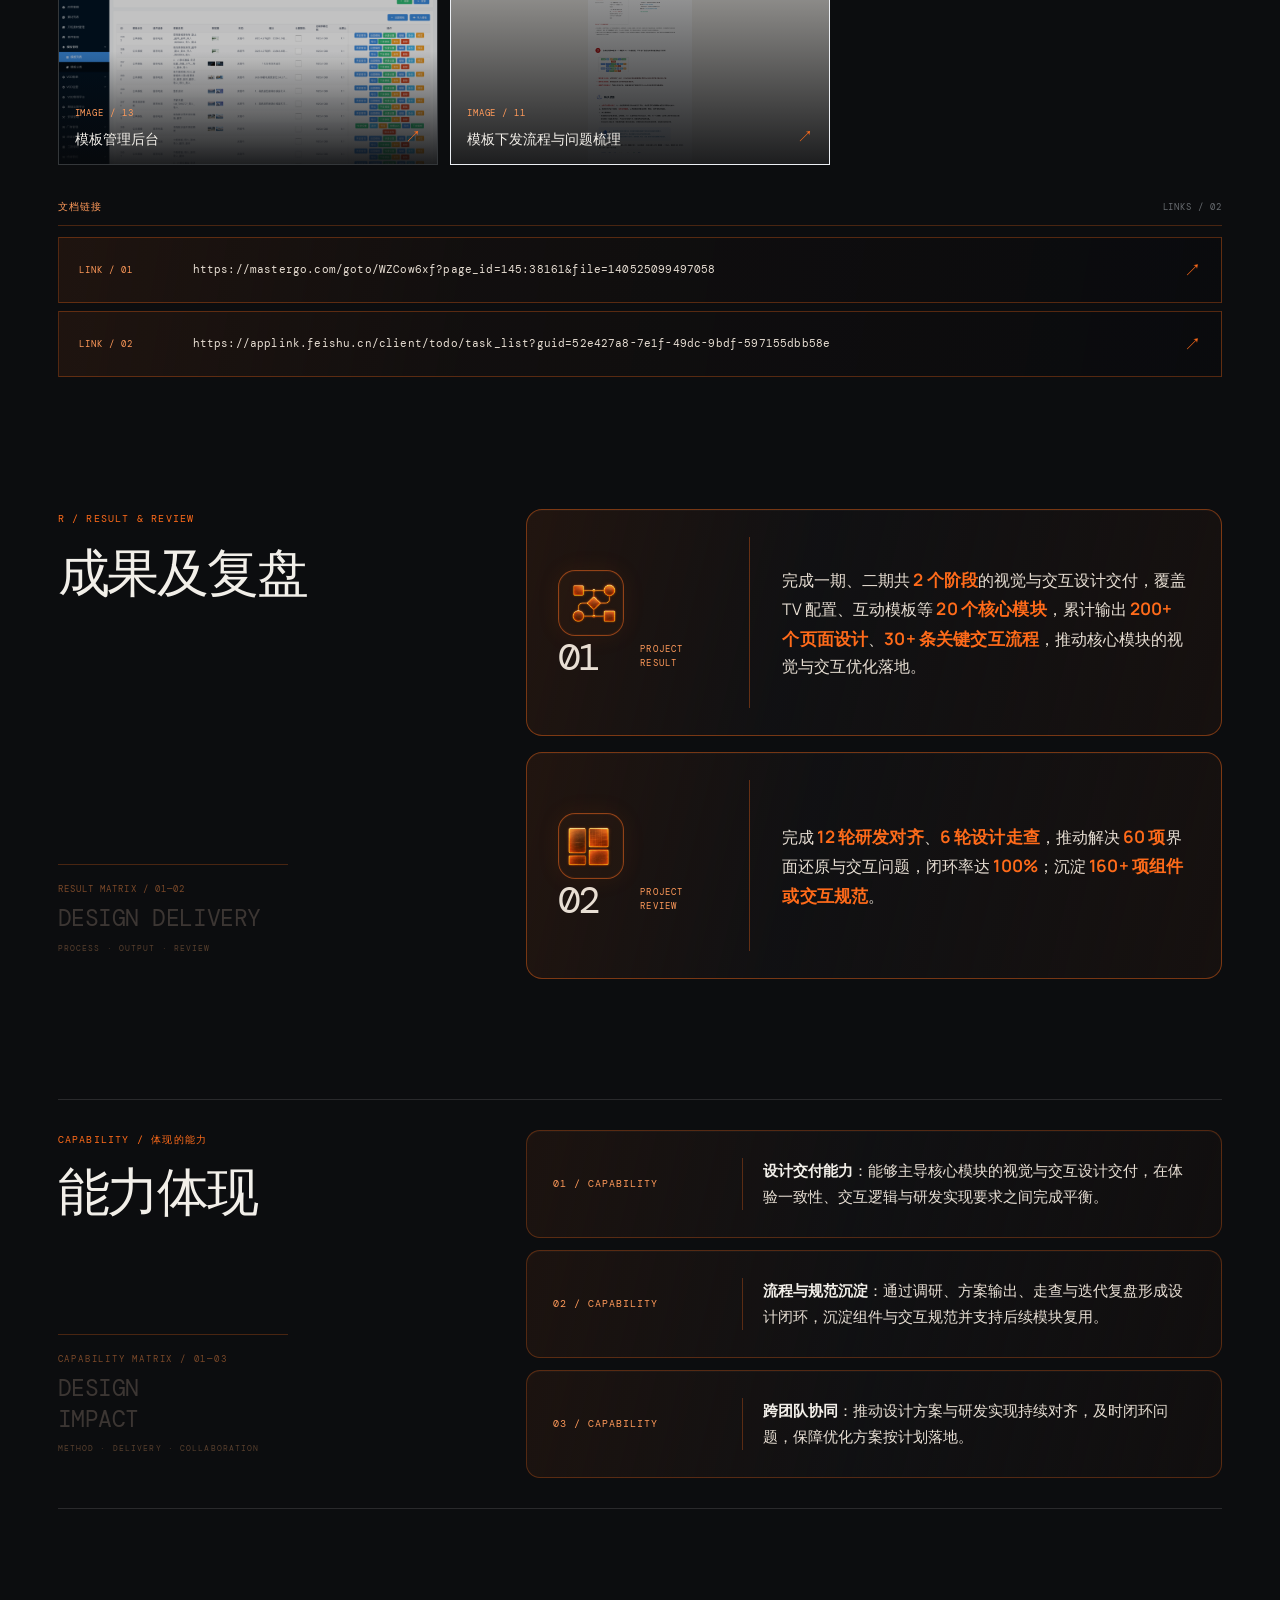
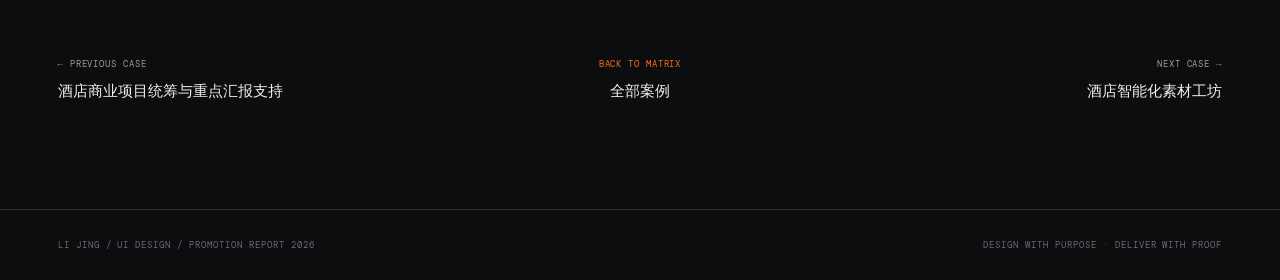
<file: project.html>
<!doctype html>
<html lang="zh-CN">
  <head>
    <meta charset="utf-8" />
    <meta name="viewport" content="width=device-width, initial-scale=1" />
    <meta name="theme-color" content="#0c0d0f" />
    <title>项目举证 · 设计晋升报告</title>
  <link rel="stylesheet" href="./styles.css?v=hero-title-scale-20261015" />
    <link rel="stylesheet" href="./project.css?v=star-card-glow-soft-20261015" />
  </head>
  <body class="project-body">
    <script>if ('serviceWorker' in navigator) window.addEventListener('load', () => navigator.serviceWorker.register('./sw.js', { updateViaCache: 'none' }).catch(() => {}));</script>
    <div class="noise" aria-hidden="true"></div>
    <div class="scroll-progress" aria-hidden="true"><span id="progress-bar"></span></div>

    <header class="site-header">
      <a class="wordmark" href="./index.html#top" aria-label="返回报告首页">
        <span class="wordmark-mark">LJ</span>
        <span class="wordmark-text">DESIGN PROMOTION DOSSIER</span>
      </a>
      <nav class="top-nav project-nav" aria-label="项目页导航">
        <a href="./index.html#profile">01 个人</a>
        <a href="./index.html#career">02 轨迹</a>
        <a href="./index.html#proof">03 专业</a>
        <a href="./index.html#org">04 组织</a>
      </nav>
      <a class="header-tag" href="./index.html#proof">返回案例矩阵 <span>↩</span></a>
    </header>

    <main class="project-page" id="project-page">
      <div class="project-shell">
        <div class="project-breadcrumb"><span>03 / PROFESSIONAL CONTRIBUTION</span><i></i><span id="project-breadcrumb-case">CASE / 01</span></div>

        <section class="project-intro" aria-labelledby="project-title">
          <div class="project-intro-copy">
            <p class="display-label">PROJECT EVIDENCE</p>
            <h1 id="project-title">项目举证</h1>
            <p class="project-standard" id="project-standard"></p>
          </div>
          <div class="project-intro-index" aria-label="项目信息">
            <span class="project-hero-icon" id="project-hero-icon" aria-hidden="true"></span>
            <div class="project-intro-index-meta">
              <span>CASE / <b id="project-number">01</b></span>
              <small>STAR / 04</small>
            </div>
          </div>
        </section>

        <section class="project-hero" aria-label="项目概览">
          <div class="project-summary-panel">
            <p class="project-kicker">PROJECT CONTEXT</p>
            <p class="project-summary" id="project-summary"></p>
            <div class="project-meta-grid">
              <div><span>PERIOD</span><strong id="project-time"></strong></div>
            </div>
            <div class="project-statement"><span>MY CONTRIBUTION</span><p id="project-contribution"></p></div>
          </div>
        </section>

        <section class="project-evidence" aria-labelledby="evidence-chain-title">
          <div class="project-section-head">
            <div><p class="display-label">EVIDENCE CHAIN</p><h2 id="evidence-chain-title">从问题出发，<br /><em>让结果可被复盘。</em></h2></div>
            <p>用 STAR 结构拆解项目背景、职责、行动与结果，说明个人贡献如何转化为业务与团队价值。</p>
          </div>
          <div class="star-cards" id="project-star-cards"></div>
        </section>

        <section class="project-gallery" aria-labelledby="project-gallery-title">
          <div class="project-gallery-head">
            <div>
              <p class="display-label">PROJECT MATERIALS</p>
              <h2 id="project-gallery-title">让过程<br /><em>清晰可见。</em></h2>
            </div>
            <p>项目中的关键页面、流程与演示资料。点击任意缩略图可放大查看，视频支持直接播放。</p>
          </div>
          <div class="project-gallery-tools">
            <p class="project-gallery-summary"><span><b data-material-media-count>0</b> 图片与视频</span><i></i><span><b data-material-link-count>0</b> 文档链接</span></p>
            <button class="material-manager-toggle" type="button" data-material-manager-toggle aria-expanded="false" aria-controls="project-material-manager"><span data-material-manager-label>管理资料</span><b>+</b></button>
          </div>
          <section class="project-material-manager" id="project-material-manager" data-material-manager hidden aria-label="项目资料管理">
            <div class="project-material-manager-intro"><p class="display-label">MATERIAL MANAGER</p><h3>更新项目<br /><em>过程资料。</em></h3><p>图片、视频与文档链接分开保存。修改仅保存在当前浏览器，可随时恢复预设资料。</p></div>
            <div class="project-material-manager-forms">
              <form class="project-material-form" data-material-file-form>
                <p>图片 / 视频</p>
                <label class="material-file-picker"><input type="file" accept="image/*,video/*" data-material-file-input /><span>选择本地文件</span><b>＋</b></label>
                <input type="text" data-material-file-title placeholder="资料名称（可选）" maxlength="80" />
                <button type="submit">上传图片或视频 <b>↗</b></button>
              </form>
              <form class="project-material-form" data-material-link-form>
                <p>文档链接</p>
                <input type="text" data-material-link-title placeholder="链接名称（可选）" maxlength="80" />
                <input type="url" data-material-link-url placeholder="https://…" inputmode="url" required />
                <button type="submit">添加文档链接 <b>↗</b></button>
              </form>
              <div class="project-material-manager-foot"><p data-material-message aria-live="polite">在“管理资料”状态下，点击任意资料右上角即可删除。</p><button type="button" data-material-reset>恢复预设资料</button></div>
            </div>
          </section>
          <div class="project-material-groups" id="project-gallery"></div>
          <article class="project-gallery-result" id="project-gallery-result" aria-labelledby="project-result-title">
            <div class="project-result-aside">
              <span>R / RESULT &amp; REVIEW</span>
              <h3 id="project-result-title">成果及复盘</h3>
              <p class="project-result-decoration" aria-hidden="true"><span>RESULT MATRIX / 01—02</span><b>DESIGN DELIVERY</b><small>PROCESS · OUTPUT · REVIEW</small></p>
            </div>
            <div class="project-result-copy" id="project-result-copy"></div>
          </article>
          <div class="project-result-capability" id="project-result-capability" aria-labelledby="project-result-capability-label">
            <div class="project-capability-aside">
              <span>CAPABILITY / 体现的能力</span>
              <h3 id="project-result-capability-label">能力体现</h3>
              <p class="project-capability-decoration" aria-hidden="true"><span>CAPABILITY MATRIX / 01—03</span><b>DESIGN<br />IMPACT</b><small>METHOD · DELIVERY · COLLABORATION</small></p>
            </div>
            <div class="project-capability-copy" id="project-capability"></div>
          </div>
        </section>

        <nav class="project-pagination" aria-label="切换项目">
          <a id="project-prev" href="#"><span>← PREVIOUS CASE</span><strong></strong></a>
          <a href="./index.html#proof"><span>BACK TO MATRIX</span><strong>全部案例</strong></a>
          <a id="project-next" href="#"><span>NEXT CASE →</span><strong></strong></a>
        </nav>
      </div>
    </main>

    <dialog id="project-media-dialog" class="media-dialog">
      <button id="project-media-close" class="dialog-close" aria-label="关闭预览">×</button>
      <div class="dialog-media"></div>
      <p class="dialog-caption"></p>
    </dialog>

    <footer class="site-footer"><span>LI JING / UI DESIGN / PROMOTION REPORT 2026</span><span>DESIGN WITH PURPOSE · DELIVER WITH PROOF</span></footer>
    <script src="./materials-manager.js?v=cleanup-missing-uploads-20261016"></script>
<script src="./project.js?v=add-hampton-project-link-20261026"></script>
  </body>
</html>
</file>
<file: styles.css>
@import url('https://fonts.googleapis.com/css2?family=DM+Mono:wght@400;500&family=Manrope:wght@400;500;600;700;800&display=swap');

:root {
  --ink: #0c0d0f;
  --ink-soft: #141619;
  --panel: #181b1f;
  --panel-2: #202328;
  --line: rgba(255,255,255,.12);
  --line-soft: rgba(255,255,255,.07);
  --text: #f2efe9;
  --muted: #9b9d9e;
  --dim: #686c70;
  --orange: #ff6b1a;
  --orange-soft: #ff9a5a;
  --cream: #e8dfd4;
  --blue: #8e9fd1;
  --sans: 'Manrope', 'PingFang SC', 'Microsoft YaHei', sans-serif;
  --mono: 'DM Mono', 'SFMono-Regular', Consolas, monospace;
  --serif: 'Iowan Old Style', 'Baskerville', 'Songti SC', serif;
  --max: 1240px;
}

* { box-sizing: border-box; }
html { scroll-behavior: smooth; background: var(--ink); }
body { margin: 0; background: var(--ink); color: var(--text); font-family: var(--sans); font-size: 18px; line-height: 1.65; overflow-x: hidden; }
body::before { content: ''; position: fixed; inset: 0; pointer-events: none; opacity: .22; background: radial-gradient(ellipse 54% 38% at 78% 20%, rgba(255,107,26,.035), transparent 74%); mask-image: linear-gradient(to bottom, black 0%, transparent 88%); }
::selection { background: var(--orange); color: var(--ink); }
a { color: inherit; text-decoration: none; }
button { font: inherit; color: inherit; }
img { display: block; max-width: 100%; }
.noise { display: none; }
.scroll-progress { position: fixed; z-index: 50; top: 0; left: 0; width: 100%; height: 2px; background: transparent; }
.scroll-progress span { display: block; width: 0%; height: 100%; background: var(--orange); box-shadow: 0 0 14px var(--orange); }

.site-header { position: absolute; z-index: 10; top: 0; left: 0; right: 0; display: grid; grid-template-columns: 1fr auto 1fr; align-items: center; gap: 30px; padding: 26px 4.5vw; color: var(--muted); font-size: 11px; letter-spacing: .1em; text-transform: uppercase; }
.wordmark { display: inline-flex; align-items: center; gap: 12px; color: var(--text); }
.wordmark-mark { display: grid; place-items: center; width: 30px; height: 30px; border: 1px solid var(--orange); color: var(--orange); font-family: var(--mono); font-size: 10px; letter-spacing: -.08em; }
.wordmark-text { white-space: nowrap; }
.top-nav { display: flex; align-items: center; gap: 24px; }
.top-nav a { transition: color .25s ease; white-space: nowrap; }
.top-nav a:hover { color: var(--orange); }
.header-tag { justify-self: end; display: inline-flex; align-items: center; gap: 8px; color: var(--text); font-family: var(--mono); }
.header-tag span { color: var(--orange); font-size: 16px; }

.section-shell { position: relative; width: min(var(--max), calc(100% - 9vw)); margin-inline: auto; }
.hero { width: 100%; max-width: none; margin-inline: 0; min-height: 930px; padding: 170px max(4.5vw, calc((100% - var(--max)) / 2)) 0; display: grid; grid-template-columns: minmax(0, .86fr) minmax(450px, 1.14fr); align-items: center; gap: 4vw; isolation: isolate; overflow: hidden; background: radial-gradient(ellipse at 76% 42%, rgba(255,101,22,.32), transparent 31%), radial-gradient(ellipse at 88% 8%, rgba(189,64,6,.18), transparent 26%), linear-gradient(112deg, #0b0d0f 0%, #15100e 43%, #281307 79%, #0b0d0f 100%); }
.hero::before { content: ''; position: absolute; z-index: 1; inset: 0 -8vw; pointer-events: none; opacity: .8; background-image: linear-gradient(90deg, rgba(12,13,15,.94) 0%, rgba(12,13,15,.78) 28%, rgba(12,13,15,.08) 70%, rgba(12,13,15,.28) 100%), linear-gradient(180deg, rgba(12,13,15,.22), transparent 34%, rgba(12,13,15,.82) 100%), linear-gradient(rgba(255,151,83,.07) 1px, transparent 1px), linear-gradient(90deg, rgba(255,151,83,.07) 1px, transparent 1px); background-size: auto, auto, 86px 86px, 86px 86px; mask-image: linear-gradient(to right, black 0%, black 75%, transparent 100%); }
.hero::after { content: 'LI / DESIGN'; position: absolute; z-index: 1; right: -6.8vw; bottom: 70px; color: rgba(255,255,255,.075); font-size: clamp(70px, 12vw, 170px); font-weight: 800; letter-spacing: -.09em; white-space: nowrap; transform: rotate(-90deg); transform-origin: right bottom; pointer-events: none; }
.eyebrow, .display-label, .section-kicker, .hero-meta span, .signal-row, .portrait-note, .profile-card-top, .profile-card-foot, .closing-signature, .site-footer, .wall-card span, .file-type { font-family: var(--mono); text-transform: uppercase; letter-spacing: .11em; }
.eyebrow { display: flex; align-items: center; gap: 10px; margin: 0 0 32px; color: var(--orange-soft); font-size: 11px; }
.eyebrow-line { display: inline-block; width: 30px; height: 1px; background: var(--orange); }
h1, h2, h3, p { margin-top: 0; }
h1, h2 { font-weight: 500; letter-spacing: -.055em; line-height: .99; }
h1 { max-width: 700px; margin-bottom: 32px; font-size: clamp(70px, 9vw, 128px); }
#hero-title { white-space: nowrap; font-size: clamp(56px, 7.25vw, 102px); }
h1 em, h2 em { color: var(--orange); font-family: var(--serif); font-weight: 400; font-style: italic; letter-spacing: -.09em; }
.hero-copy { position: relative; z-index: 2; max-width: 650px; isolation: isolate; }
.hero-copy::before { content: ''; position: absolute; z-index: -1; inset: -45px -110px -70px -70px; background: radial-gradient(ellipse at 45% 42%, rgba(8,10,11,.94), rgba(8,10,11,.62) 47%, transparent 77%); filter: blur(8px); pointer-events: none; }
.hero-lede { max-width: 485px; margin-bottom: 43px; color: var(--muted); font-size: 20px; line-height: 1.85; }
.hero-meta { display: flex; flex-wrap: wrap; gap: 28px; margin-bottom: 40px; }
.hero-meta div { display: flex; flex-direction: column; gap: 7px; }
.hero-meta span { color: var(--dim); font-size: 9px; }
.hero-meta strong { font-size: 14px; font-weight: 500; }
.primary-cta { display: inline-flex; align-items: center; gap: 28px; padding: 16px 19px; border: 1px solid rgba(255,107,26,.7); color: var(--text); font-size: 12px; transition: background .25s ease, color .25s ease, transform .25s ease; }
.primary-cta span { color: var(--orange); font-size: 17px; }
.primary-cta:hover { background: var(--orange); color: var(--ink); transform: translateY(-3px); }
.primary-cta:hover span { color: var(--ink); }
.hero-portrait { position: absolute; z-index: 0; top: 76px; right: 2vw; bottom: 0; width: 60%; height: auto; pointer-events: none; }
.hero-portrait::before { content: ''; position: absolute; z-index: -1; inset: 8% -10% 5% 14%; background: radial-gradient(circle at 50% 45%, rgba(255,107,26,.65), transparent 58%); filter: blur(38px); opacity: .8; }
.hero-portrait figure { position: relative; z-index: 0; width: 100%; height: 100%; margin: 0; border: 0; background: transparent; overflow: visible; box-shadow: none; }
.hero-portrait figure::after { content: ''; position: absolute; inset: 0; background: linear-gradient(90deg, rgba(12,13,15,.3) 0%, transparent 42%, rgba(12,13,15,.12) 100%), linear-gradient(to top, rgba(12,13,15,.72), transparent 28%); pointer-events: none; }
.hero-portrait figure img { position: absolute; right: 12%; bottom: 0; width: auto; height: 84%; max-width: none; aspect-ratio: auto; object-fit: contain; object-position: bottom center; filter: saturate(.94) brightness(.86) contrast(1.08) drop-shadow(0 20px 35px rgba(0,0,0,.3)); }
.hero-portrait figcaption { position: absolute; z-index: 2; left: 23px; right: 23px; bottom: 20px; display: flex; align-items: center; justify-content: space-between; color: var(--cream); font-family: var(--mono); font-size: 9px; letter-spacing: .11em; }
.hero-portrait figcaption b { color: var(--orange); font-weight: 400; }
.portrait-orbit { position: absolute; z-index: 0; border: 1px solid rgba(255,107,26,.45); border-radius: 50%; transform: rotate(-26deg); }
.portrait-orbit::after { content: ''; position: absolute; inset: -1px; padding: 1px; border-radius: inherit; background: conic-gradient(from 18deg, transparent 0deg 304deg, rgba(255,165,90,.06) 311deg, rgba(255,215,166,.72) 324deg, rgba(255,135,54,.23) 337deg, transparent 350deg); opacity: .46; filter: drop-shadow(0 0 4px rgba(255,126,49,.42)); -webkit-mask: linear-gradient(#000 0 0) content-box, linear-gradient(#000 0 0); -webkit-mask-composite: xor; mask-composite: exclude; animation: orbit-trace 16s linear infinite; }
.orbit-one { width: 108%; aspect-ratio: 1.1 / 1; right: -20%; top: 8%; }
.orbit-two { width: 88%; aspect-ratio: 1.1 / 1; right: -7%; top: 22%; border-color: rgba(255,255,255,.14); }
.orbit-two::after { opacity: .25; filter: drop-shadow(0 0 3px rgba(255,200,151,.3)); animation-duration: 21s; animation-direction: reverse; }
.portrait-note { position: absolute; z-index: 2; left: -14px; bottom: 58px; display: flex; align-items: center; gap: 10px; color: var(--muted); font-size: 9px; writing-mode: vertical-rl; transform: rotate(180deg); }
.dot, .live-dot::first-letter { color: var(--orange); }
.hero-hud { position: absolute; z-index: 3; min-width: 166px; padding: 17px 18px 15px; border: 1px solid rgba(255,139,75,.48); background: rgba(24,13,8,.76); box-shadow: 0 12px 35px rgba(0,0,0,.28); backdrop-filter: blur(10px); animation: hud-drift 6.6s cubic-bezier(.45, 0, .55, 1) infinite; will-change: transform; }
.hero-hud::before { content: ''; position: absolute; top: -1px; left: 18px; width: 35px; height: 2px; background: var(--orange); }
.hud-primary { top: 17%; right: 6%; animation-delay: -2.7s; }
.hud-secondary { right: 4%; bottom: 17%; min-width: 198px; animation-name: hud-drift-reverse; animation-duration: 7.8s; animation-delay: -5.2s; }
.hud-tertiary { left: 24%; bottom: 17%; min-width: 184px; animation-duration: 7.1s; animation-delay: -6.8s; }
.hud-label { display: block; margin-bottom: 12px; color: var(--orange-soft); font-family: var(--mono); font-size: 8px; letter-spacing: .12em; }
.hero-hud strong { display: block; margin-bottom: 2px; color: var(--text); font-family: var(--mono); font-size: 34px; font-weight: 400; letter-spacing: -.06em; line-height: 1; }
.hero-hud strong span { color: var(--orange); }
.hero-hud small { color: var(--muted); font-size: 11px; }
.hud-bars { display: flex; align-items: end; gap: 4px; height: 25px; margin-top: 13px; }
.hud-bars i { display: block; width: 8px; background: var(--orange); opacity: .72; }
.hud-bars i:nth-child(1) { height: 9px; opacity: .3; }.hud-bars i:nth-child(2) { height: 13px; opacity: .4; }.hud-bars i:nth-child(3) { height: 11px; opacity: .55; }.hud-bars i:nth-child(4) { height: 18px; opacity: .65; }.hud-bars i:nth-child(5) { height: 15px; opacity: .74; }.hud-bars i:nth-child(6) { height: 23px; }.hud-bars i:nth-child(7) { height: 20px; opacity: .85; }
.hud-tags { display: flex; flex-wrap: wrap; gap: 5px; margin-top: 13px; }
.hud-tags b { padding: 4px 6px; border: 1px solid rgba(255,139,75,.35); color: var(--orange-soft); font-family: var(--mono); font-size: 8px; font-weight: 400; }
.hero-proof-strip { position: relative; z-index: 2; grid-column: 1 / -1; display: grid; grid-template-columns: repeat(4, 1fr); align-self: end; margin-top: -8px; border: 1px solid rgba(255,107,26,.26); background: linear-gradient(90deg, rgba(64,27,10,.9), rgba(29,18,13,.88)); }
.hero-proof-strip > div { position: relative; display: grid; grid-template-columns: auto 1fr; grid-template-rows: auto auto; column-gap: 13px; padding: 17px 21px; border-right: 1px solid rgba(255,255,255,.09); }
.hero-proof-strip > div:last-child { border-right: 0; }
.hero-proof-strip span { color: var(--orange-soft); font-family: var(--mono); font-size: 8px; letter-spacing: .1em; }
.hero-proof-strip strong { grid-row: 2; color: var(--text); font-family: var(--mono); font-size: 25px; font-weight: 400; line-height: 1.1; }
.hero-proof-strip strong span, .hero-proof-strip strong i { color: var(--orange); font-style: normal; }
.hero-proof-strip small { align-self: end; color: var(--muted); font-size: 11px; }
.hero-index { position: absolute; z-index: 3; left: 0; bottom: 70px; display: flex; align-items: center; gap: 11px; color: var(--dim); font-family: var(--mono); font-size: 10px; }
.hero-index span:first-child { color: var(--orange); }
.hero-index i { width: 90px; height: 1px; background: var(--line); }
@keyframes hud-drift { 0%, 100% { transform: translate3d(0, 0, 0); } 28% { transform: translate3d(2px, -8px, 0); } 55% { transform: translate3d(-1px, -13px, 0); } 78% { transform: translate3d(-2px, -6px, 0); } }
@keyframes hud-drift-reverse { 0%, 100% { transform: translate3d(0, -3px, 0); } 30% { transform: translate3d(-2px, 7px, 0); } 58% { transform: translate3d(2px, 12px, 0); } 80% { transform: translate3d(2px, 5px, 0); } }
@keyframes orbit-trace { to { transform: rotate(360deg); } }

.section-kicker { display: flex; align-items: center; gap: 15px; padding-bottom: 20px; border-bottom: 1px solid var(--line); color: var(--muted); font-size: 10px; }
.section-kicker i { flex: 1; height: 1px; background: var(--line-soft); }
.section-kicker span:first-child { color: var(--orange); }
.display-label { margin-bottom: 18px; color: var(--orange); font-size: 10px; }
.thesis { padding-top: 135px; padding-bottom: 145px; }
.thesis-grid { display: grid; grid-template-columns: .9fr 1.1fr; gap: 10vw; padding: 60px 0 75px; }
h2 { font-size: clamp(49px, 6.5vw, 82px); }
.thesis h2, .section-heading h2, .org-intro h2, .closing-section h2 { margin-bottom: 0; }
.thesis-copy { max-width: 560px; padding-top: 21px; }
.thesis-copy > p { max-width: 510px; margin-bottom: 45px; color: var(--muted); font-size: 18px; line-height: 1.9; }
.principle-list { display: grid; gap: 0; border-top: 1px solid var(--line); }
.principle-list div { display: grid; grid-template-columns: 40px 120px 1fr; gap: 15px; align-items: center; padding: 16px 0; border-bottom: 1px solid var(--line-soft); }
.principle-list span { color: var(--orange); font-family: var(--mono); font-size: 11px; }
.principle-list strong { font-size: 14px; font-weight: 500; }
.principle-list small { color: var(--dim); font-size: 12px; }
.signal-row { display: flex; align-items: center; gap: 16px; color: var(--dim); font-size: 9px; }
.signal-row b { color: var(--orange); font-weight: 400; }
.signal-row i { flex: 1; height: 1px; background: var(--line-soft); }

.profile-section, .career-section, .proof-section, .org-section, .evidence-section { padding-bottom: 150px; }
.profile-section > .section-kicker { display: none; }
.profile-section .section-heading { padding-top: 36px; }
.profile-section .display-label { display: flex; align-items: center; gap: 16px; }
.profile-section .display-label::after { content: ''; width: 96px; height: 1px; background: var(--orange); opacity: .8; }
.profile-section #profile-title { font-size: clamp(48px, 4.9vw, 64px); white-space: nowrap; }
.profile-section #profile-title em { display: inline-block; font-size: clamp(34px, 3.6vw, 54px); line-height: 1.08; white-space: nowrap; }
.section-heading { display: grid; grid-template-columns: minmax(0, .95fr) minmax(270px, .65fr); gap: 10vw; align-items: end; padding: 58px 0 65px; }
.section-heading > p { max-width: 460px; justify-self: end; margin-bottom: 3px; color: var(--muted); font-size: 17px; line-height: 1.9; }
.profile-layout { display: grid; grid-template-columns: minmax(320px, .34fr) 1fr; gap: 3.2vw; align-items: stretch; }
.profile-card { position: relative; display: flex; flex-direction: column; min-height: 0; padding: 30px 42px; overflow: hidden; background: linear-gradient(145deg, #242930 0%, #171b20 54%, #0d0f11 100%); border: 1px solid rgba(255,255,255,.17); border-left: 2px solid rgba(255,107,26,.78); }
.profile-card::before { content: ''; position: absolute; inset: 0; background: linear-gradient(118deg, rgba(255,255,255,.07), transparent 24%, transparent 68%, rgba(255,107,26,.035)), linear-gradient(180deg, rgba(12,14,16,.08), rgba(12,14,16,.42)); opacity: .8; pointer-events: none; }
.profile-card::after { content: ''; }
.profile-card > * { position: relative; z-index: 1; }
.profile-card-top, .profile-card-foot { display: flex; justify-content: space-between; color: var(--dim); font-size: 10px; }
.profile-card-top .live-dot { color: var(--orange); }
.profile-card-main { display: flex; align-items: center; gap: 20px; margin: 45px 0 42px; }
.avatar-small { flex: 0 0 auto; width: 78px; height: 78px; border-radius: 50%; overflow: hidden; border: 1px solid var(--orange); background: radial-gradient(circle at 70% 35%, #6d2b10, #171011 72%); }
.avatar-small img { width: 100%; height: 100%; object-fit: cover; object-position: 50% 18%; }
.profile-card-main h3 { margin-bottom: 5px; font-size: 29px; font-weight: 500; letter-spacing: -.04em; }
.profile-card-main p { margin: 0; color: var(--muted); font-size: 14px; }
.profile-card-main small { display: block; margin-top: 10px; color: var(--orange-soft); font-family: var(--mono); font-size: 9px; letter-spacing: .15em; }
.profile-card-divider { height: 1px; background: var(--line-soft); }
.profile-card-foot { margin-top: auto; padding-top: 26px; }
.profile-card-foot strong { color: var(--text); font-weight: 400; }
.profile-table-wrap { align-self: stretch; border: 1px solid var(--line); overflow-x: auto; }
.profile-table { width: 100%; min-width: 650px; border-collapse: collapse; font-size: 16px; }
.profile-table tr { border-bottom: 1px solid var(--line); }
.profile-table tr:last-child { border-bottom: 0; }
.profile-table th, .profile-table td { padding: 20px 22px; text-align: left; }
.profile-table th { width: 14%; color: var(--muted); font-size: 14px; font-weight: 500; background: rgba(255,255,255,.025); }
.profile-table td { color: var(--text); }
.accent-text { color: var(--orange) !important; }
.recognition-strip { display: grid; grid-template-columns: .55fr 2.45fr; align-items: center; gap: 20px; margin-top: 50px; padding: 21px 0; border-top: 1px solid var(--line); border-bottom: 1px solid var(--line); }
.recognition-strip .display-label { margin: 0; }
.recognition-items { display: grid; grid-template-columns: repeat(5, minmax(0, 1fr)); gap: 16px; }
.recognition-item { display: flex; flex-direction: column; gap: 7px; min-width: 0; color: var(--muted); font-family: var(--mono); }
.recognition-item strong { color: var(--text); font-size: 20px; font-weight: 400; line-height: 1; }
.recognition-item small { color: var(--muted); font-size: 10px; letter-spacing: .05em; white-space: nowrap; }
.recognition-item.is-innovation strong, .recognition-item.is-innovation small { color: var(--orange); }

.career-heading { padding-bottom: 48px; }
.timeline { position: relative; padding-left: 80px; }
.timeline::before { content: ''; position: absolute; top: 0; bottom: 0; left: 16px; width: 1px; background: linear-gradient(var(--orange), var(--line), transparent); }
.timeline-item { position: relative; display: grid; grid-template-columns: 210px minmax(0, 1fr); gap: 4vw; padding: 31px 0 39px; border-top: 1px solid var(--line-soft); }
.timeline-item::before { content: ''; position: absolute; left: -68px; top: 37px; width: 9px; height: 9px; border: 1px solid var(--orange); background: var(--ink); box-shadow: 0 0 0 5px var(--ink); }
.timeline-period { color: var(--orange); font-family: var(--mono); font-size: 12px; line-height: 1.45; }
.timeline-period b { display: block; margin-bottom: 7px; color: var(--text); font-size: 17px; font-weight: 500; }
.timeline-role { margin-top: 9px; color: var(--dim); font-size: 13px; }
.timeline-content { display: grid; grid-template-columns: minmax(220px, .42fr) minmax(0, 1fr); align-items: stretch; gap: 24px clamp(28px, 3.4vw, 56px); }
.timeline-copy { min-width: 0; }
.timeline-content h3 { margin-bottom: 11px; font-size: 23px; font-weight: 500; }
.timeline-title-accent { color: var(--orange); font-style: normal; }
.timeline-content p { margin: 0; color: var(--muted); font-size: 17px; line-height: 1.85; }
.timeline-result { display: inline-block; margin-top: 17px; padding: 6px 11px; border-left: 2px solid var(--orange); color: var(--cream); background: rgba(255,107,26,.08); font-size: 14px; }
.timeline-art { position: relative; min-height: 190px; margin: 0; overflow: hidden; background: #101012; box-shadow: 0 16px 34px rgba(0,0,0,.2); }
.timeline-art::after { content: ''; position: absolute; z-index: 1; inset: 0; background: linear-gradient(135deg, rgba(7,8,10,.34), transparent 52%, rgba(255,107,26,.08)), linear-gradient(0deg, rgba(7,8,10,.38), transparent 48%); pointer-events: none; }
.timeline-art img { display: block; width: 100%; height: 100%; min-height: 190px; object-fit: cover; filter: saturate(.78) contrast(1.04) brightness(.75); transition: transform .5s ease, filter .5s ease; }
.timeline-item:hover .timeline-art img { transform: scale(1.045); filter: saturate(.96) contrast(1.07) brightness(.88); }

.filter-bar { display: flex; flex-wrap: wrap; gap: 8px; margin-bottom: 23px; }
.filter-btn { cursor: pointer; padding: 9px 13px; border: 1px solid var(--line); background: transparent; color: var(--muted); font-size: 12px; transition: .25s ease; }
.filter-btn span { margin-left: 9px; color: var(--dim); font-family: var(--mono); font-size: 10px; }
.filter-btn:hover, .filter-btn.is-active { border-color: var(--orange); color: var(--text); background: rgba(255,107,26,.09); }
.filter-btn.is-active span { color: var(--orange); }
.case-list { display: grid; grid-template-columns: repeat(6, minmax(0, 1fr)); gap: 16px; }
.case-item { position: relative; grid-column: span 2; border: 1px solid transparent; border-radius: 14px; background: linear-gradient(145deg, rgba(24,21,20,.96), rgba(10,11,13,.98) 56%, rgba(23,17,14,.95)) padding-box, linear-gradient(132deg, rgba(255,107,26,.38), rgba(255,255,255,.1) 19%, rgba(255,255,255,.045) 53%, rgba(255,107,26,.25)) border-box; overflow: hidden; box-shadow: 0 16px 38px rgba(0,0,0,.2), 0 0 20px rgba(255,107,26,.02); transition: border-color .25s ease, transform .25s ease, background .25s ease, box-shadow .25s ease; }
.case-item::before { content: ''; position: absolute; z-index: 0; inset: 0; pointer-events: none; background: radial-gradient(ellipse at 14% 0%, rgba(255,130,52,.08), transparent 27%), radial-gradient(ellipse at 88% 100%, rgba(255,107,26,.08), transparent 32%), linear-gradient(105deg, rgba(255,255,255,.025), transparent 22% 76%, rgba(255,107,26,.025)); opacity: .48; }
.case-item:nth-child(4), .case-item:nth-child(5) { grid-column: span 3; }
.case-item:hover { border-color: transparent; transform: translateY(-3px); background: linear-gradient(145deg, rgba(29,24,22,.98), rgba(11,12,14,.98) 56%, rgba(29,19,14,.98)) padding-box, linear-gradient(132deg, rgba(255,145,70,.58), rgba(255,255,255,.15) 19%, rgba(255,255,255,.07) 53%, rgba(255,107,26,.4)) border-box; box-shadow: 0 22px 52px rgba(0,0,0,.3), 0 0 26px rgba(255,107,26,.06); }
.case-item[hidden] { display: none; }
.case-card-link { position: relative; z-index: 1; display: flex; flex-direction: column; width: 100%; min-height: 345px; padding: 20px 21px 18px; color: inherit; text-align: left; cursor: pointer; }
.case-card-media { position: relative; display: flex; align-items: flex-start; justify-content: space-between; height: 61px; overflow: visible; background: transparent; }
.case-card-media::after { display: none; }
.case-card-icon { display: block; flex: 0 0 auto; width: 58px; height: 58px; border: 1px solid rgba(255,107,26,.28); border-radius: 12px; background-color: transparent; background-image: url('./assets/case-icon-sprite-transparent.png'); background-repeat: no-repeat; background-size: 500% auto; box-shadow: none; filter: saturate(.72) contrast(1.04) brightness(.66); transition: transform .45s ease, filter .45s ease, border-color .25s ease, box-shadow .25s ease; }
.case-card-icon.icon-workflow, .project-hero-icon.icon-workflow { background-position: 0% center; }
.case-card-icon.icon-ai, .project-hero-icon.icon-ai { background-position: 25% center; }
.case-card-icon.icon-collaboration, .project-hero-icon.icon-collaboration { background-position: 50% center; }
.case-card-icon.icon-diagnostic, .project-hero-icon.icon-diagnostic { background-position: 75% center; }
.case-card-icon.icon-management, .project-hero-icon.icon-management { background-position: 100% center; }
.case-item:hover .case-card-icon { transform: scale(1.06); border-color: rgba(255,145,70,.56); filter: saturate(.86) contrast(1.06) brightness(.76); box-shadow: 0 0 14px rgba(255,107,26,.07); }
.case-card-index { position: absolute; z-index: 1; top: 8px; right: 0; color: var(--orange-soft); font-family: var(--mono); font-size: 9px; letter-spacing: .12em; }
.case-card-view { display: none; }
.case-card-body { display: flex; flex: 1; flex-direction: column; padding: 19px 0 0; }
.case-card-kicker { display: block; color: var(--orange); font-family: var(--mono); font-size: 9px; letter-spacing: .1em; text-transform: uppercase; }
.case-card-title { display: block; margin: 13px 0 10px; max-width: 90%; color: var(--text); font-size: 25px; font-weight: 500; letter-spacing: -.045em; line-height: 1.2; }
.case-card-summary { display: block; max-width: 92%; color: var(--muted); font-size: 15px; line-height: 1.75; }
.case-card-meta { display: flex; justify-content: space-between; gap: 15px; margin-top: auto; padding-top: 22px; border-top: 1px solid var(--line-soft); color: var(--dim); font-family: var(--mono); font-size: 9px; line-height: 1.5; }
.case-card-meta span:last-child { max-width: 58%; color: var(--muted); text-align: right; }
.case-card-cta { display: flex; justify-content: space-between; align-items: center; margin-top: 14px; color: var(--orange-soft); font-family: var(--mono); font-size: 9px; letter-spacing: .1em; }
.case-card-cta b { color: var(--orange); font-size: 14px; font-weight: 400; line-height: .7; }
.case-plus { position: relative; width: 24px; height: 24px; border: 1px solid var(--line); border-radius: 50%; transition: transform .25s ease, background .25s ease; }
.case-card .case-plus { position: absolute; z-index: 2; top: 196px; right: 20px; background: rgba(12,13,15,.48); }
.case-plus::before, .case-plus::after { content: ''; position: absolute; top: 50%; left: 50%; width: 9px; height: 1px; background: var(--orange); transform: translate(-50%, -50%); }
.case-plus::after { transform: translate(-50%, -50%) rotate(90deg); transition: transform .25s ease; }
.case-item.is-open .case-plus { background: var(--orange); transform: rotate(90deg); }
.case-item.is-open .case-plus::before, .case-item.is-open .case-plus::after { background: var(--ink); }
.case-item.is-open .case-plus::after { transform: translate(-50%, -50%) rotate(0); }
.case-detail { display: none; padding: 0 25px 27px; background: rgba(5,7,8,.34); }
.case-item.is-open .case-detail { display: block; animation: detail-in .35s ease both; }
@keyframes detail-in { from { opacity: 0; transform: translateY(-5px); } to { opacity: 1; transform: translateY(0); } }
.case-detail-grid { display: grid; grid-template-columns: minmax(0, 1.2fr) minmax(220px, .8fr); gap: 36px; padding-top: 23px; border-top: 1px solid var(--line-soft); }
.star-grid { display: grid; gap: 15px; }
.star-row { display: grid; grid-template-columns: 38px 1fr; gap: 15px; }
.star-row b { color: var(--orange); font-family: var(--mono); font-size: 11px; }
.star-row p { margin: 0; color: var(--muted); font-size: 16px; line-height: 1.82; }
.star-row p strong { color: var(--text); font-weight: 500; }
.case-sidebar { padding: 17px; border: 1px solid var(--line); background: rgba(255,255,255,.025); }
.case-sidebar h4 { margin-bottom: 12px; color: var(--orange); font-family: var(--mono); font-size: 10px; font-weight: 400; text-transform: uppercase; letter-spacing: .1em; }
.case-sidebar p { margin-bottom: 17px; color: var(--muted); font-size: 14px; line-height: 1.75; }
.case-sidebar .evidence-link { display: inline-flex; align-items: center; gap: 8px; color: var(--orange-soft); font-size: 13px; }
.case-sidebar .evidence-link:hover { text-decoration: underline; }

.org-section { padding-top: 15px; }
.org-intro { display: grid; grid-template-columns: 1fr .9fr; gap: 10vw; align-items: end; padding: 58px 0 65px; }
.org-callout { display: flex; gap: 16px; align-items: flex-start; padding: 22px; border: 0; background: linear-gradient(135deg, rgba(255,107,26,.09), rgba(255,255,255,.02)); }
.org-callout span { color: var(--orange); font-size: 24px; line-height: 1; }
.org-callout p { margin: 0; color: var(--muted); font-size: 16px; line-height: 1.75; }
.org-section #org-title em { display: inline-block; font-size: clamp(40px, 3.8vw, 58px); line-height: 1.08; white-space: nowrap; }
.org-cases { display: grid; grid-template-columns: repeat(2, 1fr); gap: 16px; }
.org-case { --case-accent: #79a6df; --case-accent-soft: #9dbce5; --case-rgb: 121, 166, 223; --case-icon-filter: hue-rotate(156deg) saturate(.72) contrast(1.02) brightness(.76); position: relative; isolation: isolate; min-height: 550px; overflow: hidden; border: .75px solid transparent; border-radius: 9px; background: radial-gradient(ellipse 78% 52% at 100% 100%, rgba(44,92,208,.14), transparent 72%) padding-box, linear-gradient(145deg, #0d172c 0%, #0d172a 50%, #0a101b 100%) padding-box, linear-gradient(118deg, rgba(100,177,255,.34) 0%, rgba(72,122,218,.28) 42%, rgba(98,153,228,.23) 72%, rgba(139,190,248,.28) 100%) border-box; box-shadow: inset 0 1px 0 rgba(179,218,255,.07), inset 0 -1px 0 rgba(107,162,230,.055), 0 18px 42px rgba(0,0,0,.3), 0 0 28px rgba(78,134,255,.035); transition: transform .32s ease, box-shadow .32s ease, filter .32s ease; }
.org-case::before { content: ''; position: absolute; z-index: 0; inset: 0; pointer-events: none; background: radial-gradient(ellipse 46% 39% at 4% -5%, rgba(105,170,255,.1), transparent 74%), radial-gradient(ellipse 64% 82% at 103% 102%, rgba(50,105,226,.08), transparent 69%); }
.org-case::after { content: ''; position: absolute; z-index: 0; inset: 31% -1% -1% 42%; display: block; pointer-events: none; opacity: .23; background: radial-gradient(circle at 13% 20%, rgba(205,228,255,.82) 0 1px, transparent 1.8px), radial-gradient(circle at 31% 37%, rgba(138,190,255,.64) 0 .8px, transparent 1.6px), radial-gradient(circle at 48% 17%, rgba(226,238,255,.72) 0 .7px, transparent 1.5px), radial-gradient(circle at 68% 44%, rgba(121,180,255,.54) 0 .9px, transparent 1.7px), radial-gradient(circle at 84% 25%, rgba(202,226,255,.58) 0 .7px, transparent 1.6px), radial-gradient(circle at 57% 72%, rgba(153,201,255,.46) 0 .7px, transparent 1.5px), radial-gradient(circle at 23% 80%, rgba(224,239,255,.5) 0 .6px, transparent 1.5px); animation: org-star-drift 14s ease-in-out infinite alternate; }
.org-case:nth-child(2) { --case-accent: #c38b61; --case-accent-soft: #d6a47c; --case-rgb: 195, 139, 97; --case-icon-filter: hue-rotate(-8deg) saturate(.63) contrast(1.02) brightness(.72); background: radial-gradient(ellipse 78% 52% at 100% 100%, rgba(215,89,26,.14), transparent 72%) padding-box, linear-gradient(145deg, #1e140f 0%, #1c1511 51%, #120e0c 100%) padding-box, linear-gradient(118deg, rgba(255,161,87,.32) 0%, rgba(225,110,49,.25) 32%, rgba(255,175,95,.34) 70%, rgba(255,208,148,.29) 100%) border-box; box-shadow: inset 0 1px 0 rgba(255,210,160,.065), inset 0 -1px 0 rgba(255,113,35,.075), 0 18px 42px rgba(0,0,0,.3), 0 0 28px rgba(255,107,26,.035); }
.org-case:nth-child(2)::before { background: radial-gradient(ellipse 46% 39% at 4% -5%, rgba(245,159,87,.085), transparent 74%), radial-gradient(ellipse 64% 82% at 103% 102%, rgba(225,99,35,.08), transparent 69%); }
.org-case:nth-child(2)::after { inset: 27% -1% -1% 40%; display: block; opacity: .2; background: radial-gradient(circle at 12% 18%, rgba(255,218,173,.76) 0 1px, transparent 1.8px), radial-gradient(circle at 33% 42%, rgba(255,171,103,.56) 0 .8px, transparent 1.6px), radial-gradient(circle at 51% 14%, rgba(255,230,194,.68) 0 .7px, transparent 1.5px), radial-gradient(circle at 70% 51%, rgba(231,145,81,.52) 0 .9px, transparent 1.7px), radial-gradient(circle at 86% 27%, rgba(255,208,158,.58) 0 .7px, transparent 1.6px), radial-gradient(circle at 57% 76%, rgba(246,176,105,.44) 0 .7px, transparent 1.5px), radial-gradient(circle at 24% 82%, rgba(255,222,177,.5) 0 .6px, transparent 1.5px); }
.org-case:nth-child(3) { --case-accent: #a5adb4; --case-accent-soft: #c0c6cb; --case-rgb: 165, 173, 180; --case-icon-filter: grayscale(1) saturate(.12) contrast(1.02) brightness(.82); grid-column: 1 / -1; min-height: 410px; background: radial-gradient(ellipse 72% 82% at 100% 100%, rgba(181,192,202,.06), transparent 72%) padding-box, linear-gradient(145deg, #191d21 0%, #13171a 50%, #0d1012 100%) padding-box, linear-gradient(118deg, rgba(184,196,205,.25) 0%, rgba(133,146,156,.2) 28%, rgba(167,178,185,.17) 68%, rgba(205,211,214,.2) 100%) border-box; box-shadow: inset 0 1px 0 rgba(211,219,225,.055), inset 0 -1px 0 rgba(131,142,151,.055), 0 18px 42px rgba(0,0,0,.3), 0 0 28px rgba(165,177,187,.025); }
.org-case:nth-child(3)::before { display: block; background: radial-gradient(ellipse 40% 58% at 4% -8%, rgba(211,220,227,.045), transparent 76%), radial-gradient(ellipse 58% 110% at 103% 105%, rgba(183,194,202,.045), transparent 72%); }
.org-case:nth-child(3)::after { inset: 24% -1% -1% 54%; display: block; opacity: .15; background: radial-gradient(circle at 13% 19%, rgba(227,235,241,.64) 0 1px, transparent 1.8px), radial-gradient(circle at 34% 43%, rgba(177,189,199,.48) 0 .8px, transparent 1.6px), radial-gradient(circle at 52% 16%, rgba(239,243,246,.56) 0 .7px, transparent 1.5px), radial-gradient(circle at 72% 49%, rgba(154,169,181,.42) 0 .9px, transparent 1.7px), radial-gradient(circle at 87% 26%, rgba(218,227,233,.48) 0 .7px, transparent 1.6px), radial-gradient(circle at 58% 75%, rgba(177,191,201,.38) 0 .7px, transparent 1.5px), radial-gradient(circle at 24% 82%, rgba(232,238,242,.42) 0 .6px, transparent 1.5px); }
.org-case:nth-child(3) .org-case-link { min-height: 410px; }
@keyframes org-star-drift { 0%, 100% { opacity: .17; transform: translate3d(0, 0, 0); } 48% { opacity: .25; transform: translate3d(-2px, -3px, 0); } 100% { opacity: .2; transform: translate3d(2px, -1px, 0); } }
.org-case:hover { box-shadow: inset 0 1px 0 rgba(var(--case-rgb),.18), inset 0 -1px 0 rgba(var(--case-rgb),.14), 0 28px 58px rgba(0,0,0,.4), 0 0 46px rgba(var(--case-rgb),.11); filter: brightness(1.03); transform: translateY(-5px); }
.org-case-link { position: relative; z-index: 1; display: flex; flex-direction: column; min-height: 550px; padding: 27px 27px 74px; color: inherit; cursor: pointer; }
.org-case-top { position: relative; z-index: 2; display: flex; align-items: center; justify-content: space-between; color: var(--case-accent); font-family: var(--mono); font-size: 10px; }
.org-case-top > span:first-child { display: inline-flex; align-items: center; gap: 9px; }
.org-case-top > span:first-child::before { content: ''; display: inline-block; width: 28px; height: 28px; border: 1px solid rgba(var(--case-rgb),.28); border-radius: 8px; background-color: rgba(var(--case-rgb),.025); background-image: url('./assets/case-icon-sprite-transparent.png'); background-repeat: no-repeat; background-size: 500% auto; background-position: 25% center; box-shadow: inset 0 0 0 1px rgba(var(--case-rgb),.05); filter: var(--case-icon-filter); }
.org-case:nth-child(2) .org-case-top > span:first-child::before { background-position: 75% center; }
.org-case:nth-child(3) .org-case-top > span:first-child::before { background-position: 0% center; }
.org-case h3 { position: relative; z-index: 2; max-width: 470px; margin: 52px 0 20px; font-size: clamp(25px, 3vw, 39px); font-weight: 500; letter-spacing: -.05em; line-height: 1.15; }
.org-case h3 em { font-style: normal; }
.org-case-event { position: relative; z-index: 2; display: block; margin: -8px 0 17px; color: var(--case-accent-soft); font-family: var(--mono); font-size: 10px; letter-spacing: .09em; }
.org-case-link > p { position: relative; z-index: 2; max-width: 470px; color: var(--muted); font-size: 16px; line-height: 1.8; }
.org-case-media { position: absolute; z-index: 0; right: -7%; bottom: -13%; width: 61%; height: 67%; opacity: .52; overflow: visible; pointer-events: none; mix-blend-mode: screen; transition: opacity .35s ease, transform .5s cubic-bezier(.2,.75,.2,1); }
.org-case-media::after { display: none; }
.org-case-media img { width: 100%; height: 100%; object-fit: contain; object-position: 100% 100%; filter: saturate(.86) brightness(.8) contrast(.96); transition: transform .5s cubic-bezier(.2,.75,.2,1), filter .5s ease; }
.org-case:nth-child(2) .org-case-media { opacity: .43; }
.org-case:nth-child(2) .org-case-media img { filter: sepia(1) saturate(.72) hue-rotate(332deg) brightness(.7) contrast(.94); }
.org-case:nth-child(3) .org-case-media { right: -3%; bottom: -30%; width: 41%; height: 122%; opacity: .31; }
.org-case:nth-child(3) .org-case-media img { filter: grayscale(1) saturate(.12) brightness(.72) contrast(.9); }
.org-case:nth-child(3), .org-case:nth-child(4) { grid-column: auto; min-height: 550px; }
.org-case:nth-child(3) { --case-accent: #82b8d2; --case-accent-soft: #a7d0df; --case-rgb: 130, 184, 210; --case-icon-filter: hue-rotate(154deg) saturate(.68) brightness(.82); background: radial-gradient(ellipse 78% 58% at 100% 100%, rgba(31,133,171,.12), transparent 72%) padding-box, linear-gradient(145deg, #0d1b26 0%, #101a20 51%, #0b1115 100%) padding-box, linear-gradient(118deg, rgba(111,191,226,.27) 0%, rgba(78,144,175,.2) 42%, rgba(125,193,215,.2) 100%) border-box; box-shadow: inset 0 1px 0 rgba(187,231,242,.055), inset 0 -1px 0 rgba(93,163,185,.05), 0 18px 42px rgba(0,0,0,.3), 0 0 28px rgba(82,177,211,.025); }
.org-case:nth-child(3)::before { background: radial-gradient(ellipse 46% 39% at 4% -5%, rgba(111,195,224,.08), transparent 74%), radial-gradient(ellipse 64% 82% at 103% 102%, rgba(39,143,179,.07), transparent 69%); }
.org-case:nth-child(3)::after { inset: 27% -1% -1% 40%; opacity: .16; background: radial-gradient(circle at 12% 18%, rgba(206,239,247,.72) 0 1px, transparent 1.8px), radial-gradient(circle at 33% 42%, rgba(127,203,222,.52) 0 .8px, transparent 1.6px), radial-gradient(circle at 51% 14%, rgba(222,244,249,.62) 0 .7px, transparent 1.5px), radial-gradient(circle at 70% 51%, rgba(107,183,205,.46) 0 .9px, transparent 1.7px), radial-gradient(circle at 86% 27%, rgba(184,228,239,.5) 0 .7px, transparent 1.6px), radial-gradient(circle at 57% 76%, rgba(110,190,210,.38) 0 .7px, transparent 1.5px); }
.org-case:nth-child(3) .org-case-link, .org-case:nth-child(4) .org-case-link { min-height: 550px; }
.org-case:nth-child(3) .org-case-top > span:first-child::before { background-position: 75% center; }
.org-case:nth-child(3) .org-case-media { right: -5%; bottom: -18%; width: 58%; height: 78%; opacity: .3; }
.org-case:nth-child(3) .org-case-media img { filter: saturate(.74) brightness(.68) contrast(.92); }
.org-case:nth-child(4) { --case-accent: #a5adb4; --case-accent-soft: #c0c6cb; --case-rgb: 165, 173, 180; --case-icon-filter: grayscale(1) saturate(.12) contrast(1.02) brightness(.82); background: radial-gradient(ellipse 72% 82% at 100% 100%, rgba(181,192,202,.06), transparent 72%) padding-box, linear-gradient(145deg, #191d21 0%, #13171a 50%, #0d1012 100%) padding-box, linear-gradient(118deg, rgba(184,196,205,.25) 0%, rgba(133,146,156,.2) 28%, rgba(167,178,185,.17) 68%, rgba(205,211,214,.2) 100%) border-box; box-shadow: inset 0 1px 0 rgba(211,219,225,.055), inset 0 -1px 0 rgba(131,142,151,.055), 0 18px 42px rgba(0,0,0,.3), 0 0 28px rgba(165,177,187,.025); }
.org-case:nth-child(4)::before { background: radial-gradient(ellipse 40% 58% at 4% -8%, rgba(211,220,227,.045), transparent 76%), radial-gradient(ellipse 58% 110% at 103% 105%, rgba(183,194,202,.045), transparent 72%); }
.org-case:nth-child(4)::after { inset: 24% -1% -1% 54%; opacity: .15; background: radial-gradient(circle at 13% 19%, rgba(227,235,241,.64) 0 1px, transparent 1.8px), radial-gradient(circle at 34% 43%, rgba(177,189,199,.48) 0 .8px, transparent 1.6px), radial-gradient(circle at 52% 16%, rgba(239,243,246,.56) 0 .7px, transparent 1.5px), radial-gradient(circle at 72% 49%, rgba(154,169,181,.42) 0 .9px, transparent 1.7px), radial-gradient(circle at 87% 26%, rgba(218,227,233,.48) 0 .7px, transparent 1.6px), radial-gradient(circle at 58% 75%, rgba(177,191,201,.38) 0 .7px, transparent 1.5px), radial-gradient(circle at 24% 82%, rgba(232,238,242,.42) 0 .6px, transparent 1.5px); }
.org-case:nth-child(4) .org-case-media { right: -3%; bottom: -18%; width: 52%; height: 86%; opacity: .24; }
.org-case:nth-child(4) .org-case-media img { filter: grayscale(1) saturate(.12) brightness(.72) contrast(.9); }
.org-case:hover .org-case-media { opacity: .65; transform: scale(1.018); }
.org-case:hover .org-case-media img { transform: scale(1.035); filter: saturate(1.06) brightness(.94) contrast(1.02); }
.org-case:nth-child(2):hover .org-case-media { opacity: .56; }
.org-case:nth-child(2):hover .org-case-media img { filter: sepia(1) saturate(.85) hue-rotate(332deg) brightness(.82) contrast(1.02); }
.org-case:nth-child(3):hover .org-case-media { opacity: .39; }
.org-case:nth-child(3):hover .org-case-media img { filter: saturate(.84) brightness(.8) contrast(.98); }
.org-case:nth-child(4):hover .org-case-media { opacity: .39; }
.org-case:nth-child(4):hover .org-case-media img { filter: grayscale(1) saturate(.12) brightness(.86) contrast(.96); }
.org-case-result { position: relative; z-index: 2; display: block; max-width: 94%; margin-top: auto; margin-bottom: 18px; padding: 8px 11px; border-left: 2px solid var(--case-accent); color: var(--cream); background: linear-gradient(90deg, rgba(var(--case-rgb),.14), rgba(var(--case-rgb),.04) 68%, transparent); box-shadow: inset 0 1px 0 rgba(var(--case-rgb),.06); font-size: 14px; line-height: 1.65; }
.org-case-cta { position: absolute; z-index: 2; left: 27px; bottom: 27px; color: var(--case-accent-soft); font-family: var(--mono); font-size: 10px; letter-spacing: .08em; }
.org-case-cta b { margin-left: 7px; color: var(--case-accent); font-size: 14px; font-weight: 400; }

.evidence-section { padding-top: 16px; }
.evidence-wall { display: grid; grid-template-columns: 1.2fr .85fr .85fr; grid-auto-rows: 240px; gap: 12px; }
.wall-card { position: relative; display: flex; flex-direction: column; justify-content: flex-end; min-width: 0; padding: 22px; border: 1px solid var(--line); background: var(--panel); text-align: left; overflow: hidden; cursor: pointer; }
.wall-card img, .video-poster { position: absolute; inset: 0; width: 100%; height: 100%; object-fit: cover; transition: transform .55s cubic-bezier(.2,.75,.2,1), filter .55s ease; }
.wall-card::after { content: ''; position: absolute; inset: 0; background: linear-gradient(to top, rgba(10,10,10,.94), rgba(10,10,10,.05) 68%); }
.wall-card > * { position: relative; z-index: 1; }
.wall-card span { margin-bottom: 7px; color: var(--orange); font-size: 9px; }
.wall-card strong { font-size: 17px; font-weight: 500; }
.wall-card:hover img, .wall-card:hover .video-poster { transform: scale(1.045); filter: saturate(1.15); }
.wall-card-wide { grid-column: span 2; }
.wall-card-tall { grid-row: span 2; }
.wall-card-dark { background: #081332; }
.wall-card-dark img { object-fit: cover; }
.wall-card-orange { background: #291409; }
.wall-card-video { background: #151515; }
.video-poster { display: block; }
.video-poster img { width: 100%; height: 100%; object-fit: cover; filter: saturate(.8); }
.play-icon { position: absolute; z-index: 2; top: 50%; left: 50%; display: grid; place-items: center; width: 49px; height: 49px; border: 1px solid rgba(255,255,255,.6); border-radius: 50%; color: var(--orange); background: rgba(12,13,15,.65); transform: translate(-50%, -50%); font-size: 14px !important; }
.file-shelf { display: grid; grid-template-columns: repeat(3, 1fr); gap: 10px; margin-top: 12px; }
.file-shelf a { display: grid; grid-template-columns: auto 1fr auto; align-items: center; gap: 12px; padding: 17px 18px; border: 1px solid var(--line); color: var(--muted); font-size: 12px; transition: .25s ease; }
.file-shelf a:hover { border-color: var(--orange); color: var(--text); background: rgba(255,107,26,.08); }
.file-type { color: var(--orange); font-size: 9px; }
.file-shelf b { color: var(--orange); font-weight: 400; }

.closing-section { display: flex; flex-direction: column; align-items: center; padding-top: 125px; padding-bottom: 155px; text-align: center; }
.closing-mark { display: grid; place-items: center; width: 55px; height: 55px; margin-bottom: 32px; border: 1px solid var(--orange); border-radius: 50%; color: var(--orange); font-size: 25px; }
.closing-section .eyebrow { margin-bottom: 21px; }
.closing-section h2 { margin-bottom: 28px; font-size: clamp(53px, 7vw, 90px); }
.closing-section > p:not(.eyebrow) { max-width: 530px; color: var(--muted); font-size: 15px; line-height: 1.9; }
.closing-signature { display: flex; align-items: center; gap: 15px; margin-top: 42px; color: var(--dim); font-size: 9px; }
.closing-signature i { width: 50px; height: 1px; background: var(--orange); }
.site-footer { display: flex; justify-content: space-between; gap: 20px; padding: 28px 4.5vw; border-top: 1px solid var(--line); color: var(--dim); font-size: 9px; }

.media-dialog { position: fixed; z-index: 100; box-sizing: border-box; width: min(97vw, 1920px); height: min(94vh, 1200px); max-height: none; padding: 26px; border: 1px solid var(--line); color: var(--text); background: rgba(20,22,25,.97); box-shadow: 0 22px 100px rgba(0,0,0,.65); }
.media-dialog[open] { display: flex; flex-direction: column; }
.media-dialog::backdrop { background: rgba(0,0,0,.8); backdrop-filter: blur(7px); }
.dialog-close { position: absolute; z-index: 2; top: 10px; right: 14px; width: 34px; height: 34px; border: 1px solid var(--line); border-radius: 50%; background: rgba(0,0,0,.55); color: var(--text); cursor: pointer; font-size: 22px; line-height: 1; }
.dialog-close:hover { color: var(--orange); border-color: var(--orange); }
.dialog-media { display: grid; flex: 1; min-height: 0; place-items: start center; overflow: auto; background: #0b0c0e; }
.dialog-media img.dialog-zoomable { display: block; width: min(1600px, 160vw); max-width: none; max-height: none; height: auto; cursor: zoom-in; }
.dialog-media img.dialog-zoomable.is-zoomed { width: min(3000px, 300vw); cursor: zoom-out; }
.dialog-media video { max-width: 100%; max-height: 100%; object-fit: contain; }
.dialog-caption { flex: none; margin: 12px 0 0; color: var(--muted); font-family: var(--mono); font-size: 11px; }
.project-video-player { display: grid; grid-template-rows: minmax(0, 1fr) auto; width: min(100%, 1600px); height: 100%; overflow: hidden; background: #070809; }
.project-video-player video { display: block; width: 100%; height: 100%; min-height: 0; max-width: none; max-height: none; object-fit: contain; background: #050506; }
.project-video-controls { display: grid; grid-template-columns: auto minmax(160px, 1fr) auto auto; gap: 12px; align-items: center; padding: 12px 14px; border-top: 1px solid var(--line); background: rgba(12,13,15,.98); }
.project-video-play, .project-video-rates button { border: 1px solid var(--line); color: var(--muted); background: rgba(255,255,255,.035); font-family: var(--mono); cursor: pointer; transition: .2s ease; }
.project-video-play { width: 34px; height: 30px; color: var(--orange); font-size: 13px; }
.project-video-progress { width: 100%; height: 4px; margin: 0; accent-color: var(--orange); cursor: pointer; }
.project-video-time { min-width: 86px; color: var(--dim); font-family: var(--mono); font-size: 10px; white-space: nowrap; }
.project-video-rates { display: flex; gap: 4px; }
.project-video-rates button { min-width: 38px; height: 26px; padding: 0 7px; font-size: 9px; }
.project-video-play:hover, .project-video-rates button:hover, .project-video-rates button.is-active { border-color: var(--orange); color: var(--orange); background: rgba(255,107,26,.1); }

.reveal { opacity: 0; transform: translateY(20px); transition: opacity .8s ease, transform .8s ease; }
.reveal.is-visible { opacity: 1; transform: none; }
.reveal-delay-2 { transition-delay: .18s; }

@media (max-width: 980px) {
  .site-header { grid-template-columns: 1fr auto; }
  .top-nav { display: none; }
  .hero { min-height: auto; grid-template-columns: 1fr .75fr; gap: 6vw; padding-top: 170px; padding-bottom: 120px; }
  .hero-portrait { top: 76px; right: 2vw; width: 67%; height: 820px; }
  .hud-primary { right: 5%; }
  .hud-secondary { right: 3%; }
  .hud-tertiary { left: 16%; }
  .hero-portrait figure img { object-position: 70% center; }
  .profile-layout { grid-template-columns: 1fr; }
  .profile-card { min-height: 210px; }
  .section-heading, .org-intro { grid-template-columns: 1fr 1fr; gap: 5vw; }
  .case-list { grid-template-columns: 1fr; }
  .case-card-link { min-height: 345px; }
  .case-detail { padding-inline: 22px; }
}

@media (max-width: 680px) {
  body { font-size: 14px; }
  .site-header { padding: 18px 20px; }
  .wordmark-text, .header-tag { display: none; }
  .section-shell { width: calc(100% - 40px); }
  .hero { display: flex; flex-direction: column; align-items: stretch; gap: 56px; padding-top: 130px; padding-bottom: 100px; }
  .hero::after { display: none; }
  h1 { font-size: clamp(60px, 18vw, 92px); }
  .hero-lede { font-size: 15px; }
  .hero-meta { gap: 19px; }
  .hero-portrait { top: 82px; right: 0; bottom: 150px; width: 100vw; height: auto; opacity: .68; }
  #hero-title { font-size: clamp(60px, 18vw, 92px); }
  .hero-portrait figure img { object-position: 74% center; }
  .hero-portrait .portrait-note { display: none; }
  .hud-primary { right: 2%; top: 10%; }
  .hud-secondary { right: 2%; bottom: 9%; }
  .hud-tertiary { display: none; }
  .hero-proof-strip { grid-template-columns: 1fr 1fr; margin-top: 4px; }
  .hero-proof-strip > div { padding: 13px 14px; }
  .hero-proof-strip strong { font-size: 20px; }
  .hero-proof-strip small { font-size: 9px; }
  .hero-index { bottom: 27px; }
  .thesis, .profile-section, .career-section, .proof-section, .org-section, .evidence-section { padding-bottom: 90px; }
  .thesis { padding-top: 80px; }
  .thesis-grid, .section-heading, .org-intro { grid-template-columns: 1fr; gap: 30px; padding-top: 40px; padding-bottom: 42px; }
  h2 { font-size: clamp(46px, 14vw, 70px); }
  .profile-section #profile-title { font-size: clamp(38px, 10.2vw, 56px); white-space: normal; }
  .thesis-copy { padding-top: 0; }
  .thesis-copy > p { font-size: 15px; }
  .principle-list div { grid-template-columns: 32px 90px 1fr; gap: 10px; }
  .principle-list small { font-size: 11px; }
  .signal-row { flex-wrap: wrap; gap: 8px; }
  .signal-row i { display: none; }
  .section-heading > p { justify-self: start; font-size: 14px; }
  .profile-table th, .profile-table td { padding: 14px 12px; font-size: 11px; }
  .recognition-strip { grid-template-columns: 1fr; gap: 16px; }
  .recognition-items { grid-template-columns: repeat(2, minmax(0, 1fr)); gap: 16px 20px; }
  .timeline { padding-left: 30px; }
  .timeline::before { left: 3px; }
  .timeline-item { grid-template-columns: 1fr; gap: 13px; padding: 25px 0 30px; }
  .timeline-item::before { left: -31px; top: 31px; }
  .timeline-role { display: inline; margin-left: 8px; }
  .timeline-content { display: block; }
  .timeline-content p { font-size: 13px; }
  .timeline-art { min-height: 0; aspect-ratio: 16 / 8; margin: 0 0 17px; }
  .timeline-art img { min-height: 0; }
  .filter-bar { margin-bottom: 14px; }
  .filter-btn { padding: 8px 10px; font-size: 11px; }
  .case-card-link { min-height: 320px; padding: 18px 17px 16px; }
  .case-card-media { height: 58px; }
  .case-card-body { padding: 18px 0 0; }
  .case-card-title { max-width: 94%; font-size: 20px; }
  .case-card-summary { font-size: 13px; }
  .case-card-meta { flex-direction: column; gap: 7px; }
  .case-card-meta span:last-child { max-width: none; text-align: left; }
  .case-detail { padding: 0 15px 20px; }
  .case-detail-grid { grid-template-columns: 1fr; gap: 24px; }
  .star-row { grid-template-columns: 30px 1fr; gap: 9px; }
  .star-row p { font-size: 12px; }
  .org-cases { grid-template-columns: 1fr; }
  .org-case, .org-case-link { min-height: 500px; }
  .org-case:nth-child(3), .org-case:nth-child(3) .org-case-link { min-height: 500px; }
  .org-case-result { max-width: 100%; font-size: 13px; }
  .evidence-wall { grid-template-columns: 1fr 1fr; grid-auto-rows: 180px; }
  .wall-card-wide { grid-column: span 2; }
  .wall-card-tall { grid-row: span 2; }
  .wall-card strong { font-size: 12px; }
  .file-shelf { grid-template-columns: 1fr; }
  .closing-section { padding-top: 85px; padding-bottom: 100px; }
  .site-footer { flex-direction: column; padding: 22px 20px; }
  .project-video-controls { grid-template-columns: auto minmax(0, 1fr) auto; gap: 8px; padding: 10px; }
  .project-video-rates { grid-column: 1 / -1; justify-content: flex-end; }
}

@media (prefers-reduced-motion: reduce) {
  .hero-hud, .portrait-orbit::after, .org-case::after { animation: none; }
}
</file>
<file: project.css>
.project-body { background: radial-gradient(circle at 78% 18%, rgba(255,107,26,.13), transparent 30%), var(--ink); }
.project-body::after { content: ''; position: fixed; z-index: -1; inset: 0; pointer-events: none; background: linear-gradient(90deg, transparent 0 6vw, rgba(255,255,255,.035) 6vw 6.05vw, transparent 6.05vw 93.95vw, rgba(255,255,255,.035) 93.95vw 94vw, transparent 94vw); }
.project-page { padding: 155px 4.5vw 105px; }
.project-shell { width: min(var(--max), 100%); margin-inline: auto; }
.project-breadcrumb { display: flex; align-items: center; gap: 14px; color: var(--orange-soft); font-family: var(--mono); font-size: 10px; letter-spacing: .12em; }
.project-breadcrumb i { width: 34px; height: 1px; background: var(--orange); }
.project-intro { display: grid; grid-template-columns: minmax(0, 1fr) 230px; gap: 50px; align-items: end; padding: 65px 0 58px; border-bottom: 1px solid var(--line); }
.project-intro .display-label { margin-bottom: 22px; color: var(--orange); }
.project-intro h1 { max-width: 910px; margin-bottom: 24px; font-size: clamp(48px, 7vw, 100px); line-height: .98; }
.project-standard { margin: 0; color: var(--orange-soft); font-size: 19px; }
.project-intro-index { display: flex; align-items: center; justify-content: flex-end; gap: 18px; padding-bottom: 5px; color: var(--dim); font-family: var(--mono); text-align: right; }
.project-hero-icon { display: block; flex: 0 0 auto; width: 94px; height: 94px; border: 1px solid rgba(255, 107, 26, .5); border-radius: 20px; background-color: rgba(255, 107, 26, .035); background-image: url('./assets/case-icon-sprite-transparent.png'); background-repeat: no-repeat; background-size: 500% auto; box-shadow: inset 0 0 0 1px rgba(255, 107, 26, .07), 0 0 30px rgba(255, 107, 26, .08); filter: saturate(.82) contrast(1.08) brightness(.94); }
.project-intro-index-meta { display: flex; flex-direction: column; align-items: flex-end; gap: 9px; }
.project-intro-index-meta > span, .project-intro-index small { color: var(--orange-soft); font-size: 10px; letter-spacing: .12em; }
.project-intro-index b { color: var(--text); font-size: 18px; font-weight: 400; letter-spacing: 0; }
.project-hero { display: block; padding: 60px 0 135px; }
.project-summary-panel { display: flex; flex-direction: column; max-width: 1080px; min-height: 0; padding: 25px 0 2px; }
.project-kicker, .project-meta-grid span, .project-statement > span, .star-card-label, .project-source-label { color: var(--orange); font-family: var(--mono); font-size: 10px; letter-spacing: .12em; text-transform: uppercase; }
.project-summary { width: min(100%, 760px); margin: 28px 0 50px; color: var(--cream); font-size: clamp(23px, 2.2vw, 31px); letter-spacing: -.035em; line-height: 1.42; }
.project-meta-grid { display: grid; grid-template-columns: 1fr; gap: 16px; margin-top: auto; padding: 20px 0 21px; border-top: 1px solid var(--line); border-bottom: 1px solid var(--line); }
.project-meta-grid div { display: flex; flex-direction: column; gap: 9px; }
.project-meta-grid strong { color: var(--text); font-size: 14px; font-weight: 500; line-height: 1.6; }
.project-statement { padding-top: 25px; }
.project-statement p { width: min(100%, 760px); margin: 10px 0 0; color: var(--muted); font-size: 15px; line-height: 1.8; }
.project-evidence { padding-bottom: 145px; }
.project-section-head { display: block; margin: 0 auto 48px; text-align: center; }
.project-section-head .display-label { margin-bottom: 18px; color: var(--orange); }
.project-section-head h2, .project-source h2 { margin: 0; font-size: clamp(42px, 5.4vw, 76px); }
.project-section-head > p { width: min(100%, 780px); margin: 24px auto 0; color: var(--muted); font-size: 16px; line-height: 1.8; }
.star-cards { display: grid; grid-template-columns: repeat(3, minmax(0, 1fr)); gap: 12px; }
.star-card { position: relative; display: flex; flex-direction: column; min-height: 316px; padding: 19px 20px 18px; overflow: hidden; border: 1px solid rgba(255,255,255,.15); border-radius: 14px; background: linear-gradient(145deg, rgba(30,23,19,.92), rgba(10,11,13,.96) 64%); box-shadow: inset 0 0 0 1px rgba(255,107,26,.02), 0 20px 42px rgba(0,0,0,.14); transition: border-color .25s ease, transform .25s ease, box-shadow .25s ease; }
.star-card::after { content: ''; position: absolute; inset: auto 20px 57px; height: 1px; background: linear-gradient(90deg, rgba(255,107,26,.42), transparent); opacity: .28; }
.star-card-a::before { content: ''; position: absolute; z-index: 0; top: -24%; left: -16%; width: 62%; height: 64%; pointer-events: none; background: radial-gradient(ellipse at 45% 42%, rgba(255,138,67,.08), rgba(255,107,26,.03) 39%, transparent 73%); filter: blur(11px); opacity: .55; }
.star-card:nth-child(2) { background: linear-gradient(145deg, rgba(46,27,17,.98), rgba(12,11,11,.96) 66%); }
.star-card:nth-child(3) { background: linear-gradient(145deg, rgba(34,31,29,.94), rgba(16,16,16,.96) 66%); }
.star-card:nth-child(4) { background: linear-gradient(145deg, rgba(35,23,16,.98), rgba(10,11,13,.96) 66%); }
.star-card:hover { border-color: rgba(255,107,26,.5); transform: translateY(-4px); box-shadow: inset 0 0 0 1px rgba(255,107,26,.1), 0 24px 46px rgba(0,0,0,.26); }
.star-card-topline { position: relative; z-index: 1; display: flex; align-items: center; justify-content: space-between; margin-bottom: 30px; }
.star-card-symbol { position: relative; display: grid; place-items: center; width: 45px; height: 45px; border: 1px solid rgba(255,107,26,.55); border-radius: 11px; color: var(--orange); background: linear-gradient(145deg, rgba(255,107,26,.13), rgba(255,107,26,.025)); font-family: var(--mono); font-size: 16px; box-shadow: 0 0 15px rgba(255,107,26,.06); }
.star-card-a .star-card-symbol { box-shadow: 0 0 15px rgba(255,107,26,.06); }
.star-card-symbol::after { content: ''; position: absolute; top: -5px; right: -5px; width: 8px; height: 8px; border-top: 1px solid var(--orange); border-right: 1px solid var(--orange); opacity: .45; }
.star-card-code { color: var(--dim); font-family: var(--mono); font-size: 9px; letter-spacing: .11em; }
.star-card-label { position: relative; z-index: 1; display: block; margin-bottom: 13px; color: var(--orange); font-size: 9px; }
.star-card h3 { position: relative; z-index: 1; margin: 0 0 12px; color: var(--text); font-size: 21px; font-weight: 500; letter-spacing: -.04em; }
.star-card p { position: relative; z-index: 1; margin: 0; color: var(--muted); font-size: 14px; line-height: 1.75; }
.star-card-link { position: relative; z-index: 1; display: flex; justify-content: space-between; margin-top: auto; padding-top: 21px; color: var(--dim); font-family: var(--mono); font-size: 9px; letter-spacing: .09em; }
.star-card-link b { color: var(--orange); font-size: 14px; font-weight: 400; line-height: .7; }
.project-gallery { padding: 0 0 118px; border-top: 1px solid var(--line); }
.project-gallery-head { display: grid; grid-template-columns: .72fr 1fr; gap: 10vw; align-items: end; padding: 54px 0 34px; }
.project-gallery-head .display-label { margin-bottom: 18px; color: var(--orange); }
.project-gallery-head h2 { margin: 0; font-size: clamp(42px, 5.4vw, 76px); }
.project-gallery-head > p { width: min(100%, 660px); justify-self: end; margin: 0 0 6px; color: var(--muted); font-size: 16px; line-height: 1.8; }
.project-gallery-tools { display: flex; align-items: center; justify-content: space-between; gap: 20px; margin: 0 0 20px; padding: 14px 0; border-top: 1px solid rgba(255,255,255,.1); border-bottom: 1px solid rgba(255,255,255,.1); }
.project-gallery-summary { display: flex; align-items: center; gap: 13px; margin: 0; color: var(--dim); font-family: var(--mono); font-size: 9px; letter-spacing: .1em; }
.project-gallery-summary span { white-space: nowrap; }
.project-gallery-summary b { color: var(--orange); font-size: 12px; font-weight: 500; }
.project-gallery-summary i { width: 1px; height: 12px; background: rgba(255,107,26,.4); }
.material-manager-toggle { display: inline-flex; align-items: center; justify-content: space-between; gap: 20px; min-width: 124px; padding: 9px 11px 9px 13px; border: 1px solid rgba(255,107,26,.46); color: var(--orange-soft); background: rgba(255,107,26,.08); font-family: var(--mono); font-size: 10px; letter-spacing: .08em; cursor: pointer; transition: background .2s ease, border-color .2s ease, color .2s ease; }
.material-manager-toggle b { color: var(--orange); font-size: 17px; font-weight: 400; line-height: .7; }
.material-manager-toggle:hover { border-color: var(--orange); color: var(--text); background: rgba(255,107,26,.16); }
.project-material-manager { display: grid; grid-template-columns: minmax(240px, .68fr) minmax(0, 1.32fr); gap: clamp(26px, 4vw, 62px); margin: 0 0 28px; padding: clamp(22px, 3vw, 36px); border: 1px solid rgba(255,107,26,.46); background: linear-gradient(118deg, rgba(255,107,26,.13), rgba(18,18,20,.92) 43%, rgba(255,107,26,.035)); box-shadow: inset 0 1px 0 rgba(255,255,255,.04); }
.project-material-manager[hidden] { display: none; }
.project-material-manager-intro .display-label { margin-bottom: 14px; color: var(--orange); }
.project-material-manager-intro h3 { margin: 0; color: var(--text); font-size: clamp(27px, 3vw, 43px); font-weight: 500; letter-spacing: -.045em; line-height: 1.05; }
.project-material-manager-intro h3 em { color: var(--orange); }
.project-material-manager-intro > p:last-child { max-width: 400px; margin: 20px 0 0; color: var(--muted); font-size: 13px; line-height: 1.75; }
.project-material-manager-forms { display: grid; grid-template-columns: repeat(2, minmax(0, 1fr)); gap: 12px; align-content: start; }
.project-material-form { display: grid; gap: 10px; padding: 17px; border: 1px solid rgba(255,255,255,.12); background: rgba(5,6,8,.25); }
.project-material-form > p { margin: 0 0 2px; color: var(--orange-soft); font-family: var(--mono); font-size: 9px; letter-spacing: .12em; }
.project-material-form input { box-sizing: border-box; width: 100%; min-height: 38px; padding: 0 11px; border: 1px solid rgba(255,255,255,.15); border-radius: 0; outline: 0; color: var(--cream); background: rgba(255,255,255,.045); font: inherit; font-size: 13px; transition: border-color .2s ease, background .2s ease; }
.project-material-form input:focus { border-color: rgba(255,107,26,.75); background: rgba(255,107,26,.06); }
.project-material-form input::placeholder { color: rgba(255,255,255,.32); }
.material-file-picker { display: flex; align-items: center; justify-content: space-between; min-height: 38px; padding: 0 11px; border: 1px dashed rgba(255,107,26,.52); color: var(--orange-soft); background: rgba(255,107,26,.045); font-size: 13px; cursor: pointer; }
.material-file-picker:hover { border-color: var(--orange); background: rgba(255,107,26,.1); }
.material-file-picker input { position: absolute; width: 1px; min-height: 1px; padding: 0; opacity: 0; pointer-events: none; }
.material-file-picker b { color: var(--orange); font-size: 16px; font-weight: 400; }
.project-material-form button, .project-material-manager-foot button { min-height: 38px; border: 1px solid rgba(255,107,26,.58); color: var(--cream); background: rgba(255,107,26,.12); font-family: var(--mono); font-size: 10px; letter-spacing: .06em; cursor: pointer; transition: background .2s ease, border-color .2s ease; }
.project-material-form button:hover, .project-material-manager-foot button:hover { border-color: var(--orange); background: rgba(255,107,26,.24); }
.project-material-form button b { margin-left: 7px; color: var(--orange); font-size: 14px; font-weight: 400; }
.project-material-manager-foot { grid-column: 1 / -1; display: flex; align-items: center; justify-content: space-between; gap: 18px; margin-top: 3px; padding-top: 14px; border-top: 1px solid rgba(255,255,255,.1); }
.project-material-manager-foot p { margin: 0; color: var(--dim); font-size: 12px; line-height: 1.6; }
.project-material-manager-foot p[data-state="success"] { color: #e9c8aa; }
.project-material-manager-foot p[data-state="error"] { color: #ff9471; }
.project-material-manager-foot button { flex: 0 0 auto; min-height: 32px; padding: 0 11px; border-color: rgba(255,255,255,.16); color: var(--muted); background: transparent; }
.project-material-groups { display: grid; gap: 34px; }
.project-material-group { min-width: 0; }
.project-material-group-head { display: flex; align-items: center; justify-content: space-between; margin: 0 0 11px; padding-bottom: 9px; border-bottom: 1px solid rgba(255,107,26,.25); }
.project-material-group-head span, .project-material-group-head small { color: var(--orange-soft); font-family: var(--mono); font-size: 10px; letter-spacing: .11em; text-transform: uppercase; }
.project-material-group-head small { color: var(--dim); font-size: 9px; }
.project-gallery-grid { display: grid; grid-template-columns: repeat(12, minmax(0, 1fr)); grid-auto-rows: 178px; gap: 12px; }
.project-gallery-item { position: relative; grid-column: span 4; min-width: 0; padding: 0; overflow: hidden; border: 1px solid var(--line); color: var(--text); background: var(--panel); text-align: left; transition: border-color .25s ease, transform .25s ease, box-shadow .25s ease; }
.project-gallery-item.is-featured { grid-column: span 8; grid-row: span 2; }
.project-gallery-item.is-document { grid-row: span 2; background: #e9edf2; }
.project-gallery-item:only-child { grid-column: span 12; grid-row: span 2; }
.project-gallery-preview { position: absolute; inset: 0; display: block; width: 100%; padding: 0; border: 0; color: inherit; background: transparent; text-align: left; cursor: zoom-in; }
.project-gallery-item-link .project-gallery-preview { cursor: pointer; text-decoration: none; }
.project-gallery-visual { position: absolute; inset: 0; display: block; background: #101114; }
.project-gallery-visual::after { content: ''; position: absolute; inset: 0; background: linear-gradient(180deg, transparent 36%, rgba(7,8,10,.88) 100%); pointer-events: none; }
.project-gallery-item img, .project-gallery-item video { display: block; width: 100%; height: 100%; object-fit: cover; filter: saturate(.82) contrast(1.02) brightness(.76); transition: transform .45s ease, filter .45s ease; }
.project-gallery-item.is-document img { object-fit: contain; background: #f4f1eb; }
.project-gallery-item:hover { border-color: rgba(255,107,26,.65); transform: translateY(-3px); box-shadow: 0 16px 38px rgba(0,0,0,.25); }
.project-gallery-item:hover img, .project-gallery-item:hover video { transform: scale(1.035); filter: saturate(1) contrast(1.03) brightness(.88); }
.project-gallery-grid-links { grid-template-columns: 1fr; grid-auto-rows: auto; gap: 8px; }
.project-gallery-grid-links .project-gallery-item { grid-column: 1 / -1; grid-row: auto; }
.project-link-row { min-height: 0; overflow: visible; border-color: rgba(255,107,26,.3); background: linear-gradient(100deg, rgba(255,107,26,.08), rgba(20,16,15,.72) 36%, rgba(10,11,14,.88)); }
.project-link-row .project-link-row-target { position: relative; inset: auto; display: grid; grid-template-columns: 96px minmax(0, 1fr) auto; align-items: center; gap: 18px; min-height: 64px; padding: 13px 20px; color: var(--text); cursor: pointer; text-decoration: none; }
.project-link-meta { color: var(--orange-soft); font-family: var(--mono); font-size: 9px; letter-spacing: .11em; white-space: nowrap; }
.project-link-address { min-width: 0; color: var(--cream); font-family: var(--mono); font-size: 11px; letter-spacing: .015em; line-height: 1.55; overflow-wrap: anywhere; word-break: break-word; }
.project-link-arrow { color: var(--orange); font-family: var(--mono); font-size: 17px; font-style: normal; transition: transform .2s ease; }
.project-link-row:hover .project-link-arrow { transform: translate(3px, -3px); }
.project-link-row .project-material-delete { top: 50%; right: 13px; transform: translateY(-50%); }
.project-gallery.is-materials-editing .project-link-row-target { padding-right: 72px; }
.project-gallery.is-materials-editing .project-link-arrow { opacity: 0; }
.project-material-delete { position: absolute; z-index: 4; top: 10px; right: 10px; min-height: 28px; padding: 0 8px; visibility: hidden; border: 1px solid rgba(255,107,26,.7); color: var(--cream); background: rgba(13,11,10,.84); font-family: var(--mono); font-size: 9px; letter-spacing: .06em; cursor: pointer; opacity: 0; transition: opacity .2s ease, background .2s ease; }
.project-gallery.is-materials-editing .project-material-delete { visibility: visible; opacity: 1; }
.project-material-delete:hover { background: rgba(172,48,21,.82); }
.project-gallery-item.is-unavailable .project-gallery-visual::before { content: '文件无法读取'; position: absolute; z-index: 2; top: 50%; left: 50%; color: var(--orange-soft); font-family: var(--mono); font-size: 10px; letter-spacing: .08em; transform: translate(-50%, -50%); }
.project-gallery-item.is-unavailable img, .project-gallery-item.is-unavailable video { opacity: 0; }
.project-material-empty { display: grid; grid-column: 1 / -1; grid-row: span 1; min-height: 124px; align-content: center; justify-items: start; padding: 20px; border: 1px dashed rgba(255,255,255,.16); background: rgba(255,255,255,.016); }
.project-material-empty span { color: var(--orange-soft); font-family: var(--mono); font-size: 10px; letter-spacing: .12em; }
.project-material-empty p { margin: 8px 0 0; color: var(--dim); font-size: 13px; }
.project-gallery-caption { position: absolute; z-index: 2; right: 16px; bottom: 14px; left: 16px; display: grid; grid-template-columns: 1fr auto; align-items: end; gap: 3px 12px; }
.project-gallery-caption span { grid-column: 1 / -1; color: var(--orange-soft); font-family: var(--mono); font-size: 9px; letter-spacing: .1em; }
.project-gallery-caption b { max-width: 90%; font-size: 14px; font-weight: 500; }
.project-gallery-caption i { color: var(--orange); font-family: var(--mono); font-size: 16px; font-style: normal; }
.project-gallery-play { position: absolute; z-index: 2; top: 50%; left: 50%; display: grid; place-items: center; width: 48px; height: 48px; border: 1px solid rgba(255,255,255,.6); border-radius: 50%; color: var(--orange); background: rgba(7,8,10,.56); transform: translate(-50%, -50%); font-size: 14px; }
.project-gallery-result { display: grid; grid-template-columns: minmax(220px, .56fr) minmax(0, 1fr); gap: 8vw; align-items: center; margin-top: clamp(82px, 8vw, 136px); padding: 30px; border: 1px solid rgba(255,107,26,.38); background: linear-gradient(105deg, rgba(255,107,26,.13), rgba(255,255,255,.015) 58%); }
.project-gallery-result span { color: var(--orange); font-family: var(--mono); font-size: 10px; letter-spacing: .12em; }
.project-gallery-result h3 { margin: 12px 0 0; color: var(--text); font-size: clamp(27px, 2.4vw, 38px); font-weight: 500; letter-spacing: -.04em; }
.project-result-copy { display: grid; gap: 0; }
.project-result-copy > p { max-width: 800px; margin: 0; color: var(--cream); font-size: 18px; line-height: 1.8; }
.project-result-detail { padding: 14px 0; border-top: 1px solid rgba(255,255,255,.12); }
.project-result-detail:first-child { padding-top: 0; border-top: 0; }
.project-result-detail:last-child { padding-bottom: 0; }
.project-result-detail span { display: block; margin-bottom: 5px; color: var(--orange-soft); font-size: 9px; }
.project-result-detail p { margin: 0; color: var(--cream); font-size: 15px; line-height: 1.75; }
.project-result-detail p b { color: var(--orange); font-family: var(--mono); font-size: .93em; font-weight: 500; letter-spacing: .02em; white-space: nowrap; }
.project-gallery-result.is-card-layout { grid-template-columns: minmax(350px, .75fr) minmax(0, 1.25fr); gap: clamp(34px, 4vw, 68px); align-items: stretch; min-height: 530px; padding: 30px 0; border: 0; background-color: transparent !important; background-image: none !important; box-shadow: none; }
.project-gallery-result.is-card-layout .project-result-aside { align-self: stretch; display: flex; flex-direction: column; justify-content: space-between; padding: 2px 0 26px; }
.project-gallery-result.is-card-layout h3 { margin: 16px 0 auto; font-size: clamp(42px, 4.1vw, 66px); line-height: 1.05; white-space: nowrap; }
.project-result-decoration { display: grid; gap: 8px; max-width: 230px; margin: 0; padding-top: 18px; border-top: 1px solid rgba(255,107,26,.25); color: rgba(255,175,114,.46); font-family: var(--mono); letter-spacing: .1em; line-height: 1.35; }
.project-result-decoration span { color: rgba(255,144,72,.46); font-size: 9px; }
.project-result-decoration b { color: rgba(255,221,193,.2); font-size: clamp(19px, 1.8vw, 28px); font-weight: 400; letter-spacing: -.02em; }
.project-result-decoration small { color: rgba(255,175,114,.31); font-size: 8px; letter-spacing: .14em; }
.project-gallery-result.is-card-layout .project-result-copy { grid-template-rows: repeat(2, minmax(0, 1fr)); gap: 16px; }
.project-gallery-result.is-card-layout .project-result-detail { display: grid; grid-template-columns: 192px minmax(0, 1fr); align-items: stretch; gap: 32px; min-height: 0; padding: 27px 31px; border: 1px solid rgba(255,107,26,.42); border-radius: 16px; background: linear-gradient(104deg, rgba(255,107,26,.09), rgba(18,18,20,.8) 40%, rgba(255,107,26,.045)); box-shadow: inset 0 1px 0 rgba(255,255,255,.025); }
.project-gallery-result.is-card-layout .project-result-detail:first-child, .project-gallery-result.is-card-layout .project-result-detail:last-child { padding-block: 27px; border-top: 1px solid rgba(255,107,26,.42); }
.project-result-detail-marker { display: grid; grid-template-columns: 68px 1fr; grid-template-rows: 68px auto; align-content: center; column-gap: 14px; padding-right: 28px; border-right: 1px solid rgba(255,107,26,.35); }
.project-result-detail-icon { display: block; grid-column: 1; grid-row: 1; width: 66px; height: 66px; border: 1px solid rgba(255,107,26,.55); border-radius: 17px; background-color: rgba(255,107,26,.04); background-image: url('./assets/case-icon-sprite-transparent.png'); background-repeat: no-repeat; background-size: 500% auto; box-shadow: inset 0 0 0 1px rgba(255,107,26,.07), 0 0 24px rgba(255,107,26,.08); filter: saturate(.88) contrast(1.08) brightness(.95); }
.project-result-detail-icon.icon-workflow { background-position: 0% center; }
.project-result-detail-icon.icon-diagnostic { background-position: 75% center; }
.project-result-detail-icon.icon-management { background-position: 100% center; }
.project-result-detail-marker b { grid-column: 1; grid-row: 2; align-self: center; color: var(--cream); font-family: var(--mono); font-size: 38px; font-weight: 400; letter-spacing: -.08em; line-height: 1; }
.project-result-detail-marker small { grid-column: 2; grid-row: 2; align-self: center; color: var(--orange-soft); font-family: var(--mono); font-size: 9px; letter-spacing: .12em; line-height: 1.55; }
.project-gallery-result.is-card-layout .project-result-detail p { align-self: center; max-width: 820px; font-size: clamp(16px, 1.25vw, 21px); line-height: 1.72; }
.project-gallery-result.is-card-layout .project-result-detail p b { color: var(--orange); font-family: inherit; font-size: 1.07em; font-weight: 650; letter-spacing: .01em; white-space: normal; }
.project-result-capability { display: grid; grid-template-columns: minmax(350px, .75fr) minmax(0, 1.25fr); gap: clamp(34px, 4vw, 68px); align-items: stretch; margin-top: clamp(72px, 7vw, 116px); padding: 30px 0; border-top: 1px solid var(--line); border-bottom: 1px solid var(--line); }
.project-capability-aside { display: flex; flex-direction: column; justify-content: space-between; min-height: 348px; padding: 2px 0 24px; }
.project-capability-aside > span { color: var(--orange); font-family: var(--mono); font-size: 10px; letter-spacing: .12em; line-height: 1.5; text-transform: uppercase; }
.project-capability-aside h3 { margin: 16px 0 auto; color: var(--text); font-size: clamp(42px, 4.1vw, 66px); font-weight: 500; letter-spacing: -.04em; line-height: 1.05; }
.project-capability-decoration { display: grid; gap: 8px; max-width: 230px; margin: 0; padding-top: 18px; border-top: 1px solid rgba(255,107,26,.25); color: rgba(255,175,114,.46); font-family: var(--mono); letter-spacing: .1em; line-height: 1.35; }
.project-capability-decoration span { color: rgba(255,144,72,.46); font-size: 9px; }
.project-capability-decoration b { color: rgba(255,221,193,.2); font-size: clamp(19px, 1.8vw, 28px); font-weight: 400; letter-spacing: -.02em; }
.project-capability-decoration small { color: rgba(255,175,114,.31); font-size: 8px; letter-spacing: .14em; }
.project-capability-copy { display: grid; grid-template-rows: repeat(3, minmax(0, 1fr)); gap: 12px; }
.project-capability-copy.is-two-row { grid-template-rows: repeat(2, minmax(0, 1fr)); }
.project-capability-detail { display: grid; grid-template-columns: minmax(142px, .36fr) minmax(0, 1fr); gap: 26px; align-items: center; padding: 20px 26px; border: 1px solid rgba(255,107,26,.28); border-radius: 14px; background: linear-gradient(104deg, rgba(255,107,26,.065), rgba(18,18,20,.78) 48%, rgba(255,107,26,.025)); box-shadow: inset 0 1px 0 rgba(255,255,255,.025); }
.project-capability-detail > span { color: var(--orange-soft); font-family: var(--mono); font-size: 10px; letter-spacing: .1em; line-height: 1.45; }
.project-capability-detail p { margin: 0; padding-left: 20px; border-left: 1px solid rgba(255,107,26,.3); color: var(--cream); font-size: 15px; line-height: 1.72; }
.project-capability-detail p b { color: var(--text); font-size: 1em; font-weight: 650; }
.organization-body .project-capability-detail p b { color: var(--orange); }
.organization-body .project-capability-detail p { font-size: clamp(16px, 1.25vw, 21px); }
.project-source { display: grid; grid-template-columns: .72fr 1fr; gap: 10vw; align-items: center; padding: 52px 0 78px; border-top: 1px solid var(--line); border-bottom: 1px solid var(--line); }
.project-source-card { min-height: 220px; padding: 28px; border: 1px solid rgba(255,107,26,.38); background: linear-gradient(135deg, rgba(255,107,26,.11), rgba(255,255,255,.02)); }
.project-source-label { color: var(--dim); }
.project-source-label b { color: var(--orange); font-weight: 400; }
.project-source-card p { width: min(100%, 780px); margin: 25px 0 27px; color: var(--cream); font-size: 17px; line-height: 1.75; }
.project-source-card .primary-cta { padding: 12px 16px; }
.project-pagination { display: grid; grid-template-columns: 1fr auto 1fr; gap: 28px; align-items: center; padding-top: 30px; }
.project-pagination a { display: flex; flex-direction: column; gap: 7px; color: var(--muted); }
.project-pagination a:nth-child(2) { align-items: center; color: var(--orange); text-align: center; }
.project-pagination a:last-child { align-items: flex-end; text-align: right; }
.project-pagination span { font-family: var(--mono); font-size: 9px; letter-spacing: .1em; }
.project-pagination strong { max-width: 260px; color: var(--text); font-size: 15px; font-weight: 500; }
.project-pagination a:hover strong { color: var(--orange); }

@media (max-width: 980px) {
  .project-page { padding-top: 135px; }
  .project-intro { grid-template-columns: 1fr auto; gap: 30px; }
  .project-hero { padding-top: 48px; }
  .project-summary-panel { min-height: 0; }
  .project-summary { width: min(100%, 720px); }
  .project-section-head { margin-bottom: 38px; }
  .star-cards { grid-template-columns: repeat(2, minmax(0, 1fr)); }
  .project-gallery-head { grid-template-columns: 1fr 1fr; gap: 5vw; }
  .project-gallery-grid { grid-auto-rows: 160px; }
  .project-gallery-item { grid-column: span 6; }
  .project-gallery-item.is-featured { grid-column: span 12; grid-row: span 2; }
  .project-gallery-item:only-child { grid-column: span 12; }
  .project-material-manager { grid-template-columns: .62fr 1.38fr; gap: 26px; }
  .project-material-manager-forms { gap: 10px; }
  .project-gallery-result { grid-template-columns: .6fr 1fr; gap: 5vw; }
  .project-gallery-result.is-card-layout { grid-template-columns: minmax(280px, .75fr) minmax(0, 1.25fr); gap: 30px; min-height: 470px; padding: 25px 0; }
  .project-gallery-result.is-card-layout .project-result-aside { padding-bottom: 16px; }
  .project-gallery-result.is-card-layout h3 { font-size: clamp(42px, 5.5vw, 56px); }
  .project-gallery-result.is-card-layout .project-result-detail { grid-template-columns: 150px minmax(0, 1fr); gap: 22px; padding: 22px; }
  .project-gallery-result.is-card-layout .project-result-detail:first-child, .project-gallery-result.is-card-layout .project-result-detail:last-child { padding-block: 22px; }
  .project-result-detail-marker { grid-template-columns: 56px 1fr; grid-template-rows: 56px auto; padding-right: 20px; }
  .project-result-detail-icon { width: 54px; height: 54px; border-radius: 14px; }
  .project-result-detail-marker b { font-size: 32px; }
  .project-gallery-result.is-card-layout .project-result-detail p { font-size: 16px; }
  .project-result-capability { grid-template-columns: minmax(280px, .75fr) minmax(0, 1.25fr); gap: 30px; padding: 25px 0; }
  .project-capability-aside { min-height: 300px; padding-bottom: 16px; }
  .project-capability-detail { grid-template-columns: 130px minmax(0, 1fr); gap: 18px; padding: 18px 20px; }
  .project-source { grid-template-columns: 1fr 1fr; gap: 5vw; }
}

@media (max-width: 680px) {
  .project-page { padding: 112px 20px 75px; }
  .project-breadcrumb { font-size: 8px; gap: 8px; }
  .project-breadcrumb i { width: 20px; }
  .project-intro { display: block; padding: 43px 0 35px; }
  .project-intro h1 { margin-bottom: 16px; font-size: clamp(42px, 12vw, 66px); }
  .project-standard { font-size: 15px; }
  .project-intro-index { display: none; }
  .project-hero { padding: 38px 0 88px; }
  .project-summary { margin: 20px 0 35px; font-size: 22px; }
  .project-meta-grid { gap: 15px; }
  .project-section-head { display: block; margin-bottom: 32px; }
  .project-section-head > p { margin-top: 22px; font-size: 14px; }
  .star-cards { grid-template-columns: 1fr; }
  .star-card { min-height: 0; padding: 18px; }
  .star-card-topline { margin-bottom: 25px; }
  .star-card h3 { font-size: 19px; }
  .star-card p { font-size: 13px; }
  .project-gallery { padding-bottom: 78px; }
  .project-gallery-head { display: block; padding: 38px 0 26px; }
  .project-gallery-head > p { margin-top: 20px; font-size: 14px; }
  .project-gallery-tools { align-items: flex-start; gap: 14px; }
  .project-gallery-summary { flex-wrap: wrap; gap: 8px 10px; line-height: 1.6; }
  .material-manager-toggle { flex: 0 0 auto; min-width: 110px; }
  .project-material-manager { display: block; margin-bottom: 22px; padding: 20px 17px; }
  .project-material-manager-intro > p:last-child { margin-top: 15px; }
  .project-material-manager-forms { grid-template-columns: 1fr; margin-top: 20px; }
  .project-material-manager-foot { align-items: flex-start; flex-direction: column; gap: 12px; }
  .project-material-manager-foot button { width: 100%; }
  .project-material-groups { gap: 26px; }
  .project-gallery-grid { grid-template-columns: 1fr; grid-auto-rows: 200px; }
  .project-gallery-item, .project-gallery-item.is-featured, .project-gallery-item:only-child { grid-column: auto; grid-row: auto; }
  .project-gallery-item.is-featured, .project-gallery-item:only-child { min-height: 260px; }
  .project-gallery-grid.project-gallery-grid-links { grid-auto-rows: auto; gap: 8px; }
  .project-gallery-grid-links .project-gallery-item { grid-column: 1 / -1; grid-row: auto; }
  .project-link-row .project-link-row-target { grid-template-columns: auto minmax(0, 1fr) auto; gap: 12px; min-height: 58px; padding: 12px 16px; }
  .project-link-meta { font-size: 8px; }
  .project-link-address { font-size: 9px; }
  .project-gallery-result { display: block; margin-top: 58px; padding: 22px 18px; }
  .project-gallery-result.is-card-layout { display: block; min-height: 0; padding: 24px 0; }
  .project-gallery-result.is-card-layout .project-result-aside { display: block; padding: 0; }
  .project-gallery-result.is-card-layout h3 { white-space: normal; }
  .project-result-decoration { display: none; }
  .project-gallery-result.is-card-layout .project-result-copy { grid-template-rows: none; gap: 12px; margin-top: 22px; }
  .project-gallery-result.is-card-layout .project-result-detail { grid-template-columns: 1fr; gap: 16px; padding: 19px; }
  .project-gallery-result.is-card-layout .project-result-detail:first-child, .project-gallery-result.is-card-layout .project-result-detail:last-child { padding-block: 19px; }
  .project-gallery-result.is-card-layout .project-result-detail-marker { grid-template-columns: 56px auto 1fr; grid-template-rows: 56px; align-items: center; gap: 12px; padding: 0 0 15px; border-right: 0; border-bottom: 1px solid rgba(255,107,26,.32); }
  .project-gallery-result.is-card-layout .project-result-detail-icon { grid-column: 1; grid-row: 1; }
  .project-gallery-result.is-card-layout .project-result-detail-marker b { grid-column: 2; grid-row: 1; font-size: 31px; }
  .project-gallery-result.is-card-layout .project-result-detail-marker small { grid-column: 3; grid-row: 1; justify-self: start; font-size: 8px; }
  .project-gallery-result.is-card-layout .project-result-detail p { font-size: 15px; line-height: 1.75; }
  .project-result-copy { margin-top: 18px; }
  .project-result-copy > p { font-size: 15px; }
  .project-result-detail p { font-size: 14px; }
  .project-result-capability { display: block; margin-top: 58px; padding: 24px 0; }
  .project-capability-aside { display: block; min-height: 0; padding: 0; }
  .project-capability-aside h3 { margin: 11px 0 0; font-size: 42px; }
  .project-capability-decoration { display: none; }
  .project-capability-copy { gap: 10px; margin-top: 22px; }
  .project-capability-detail { grid-template-columns: 1fr; gap: 12px; padding: 18px; }
  .project-capability-detail p { padding-left: 14px; font-size: 14px; }
  .organization-body .project-capability-detail p { font-size: 14px; }
  .project-source { display: block; padding: 38px 0 50px; }
  .project-source-card { margin-top: 30px; padding: 20px 18px; }
  .project-source-card p { font-size: 14px; }
  .project-pagination { grid-template-columns: 1fr 1fr; gap: 18px; }
  .project-pagination a:nth-child(2) { display: none; }
  .project-pagination a:last-child { align-items: flex-end; }
  .project-pagination strong { font-size: 13px; }
}
</file>
